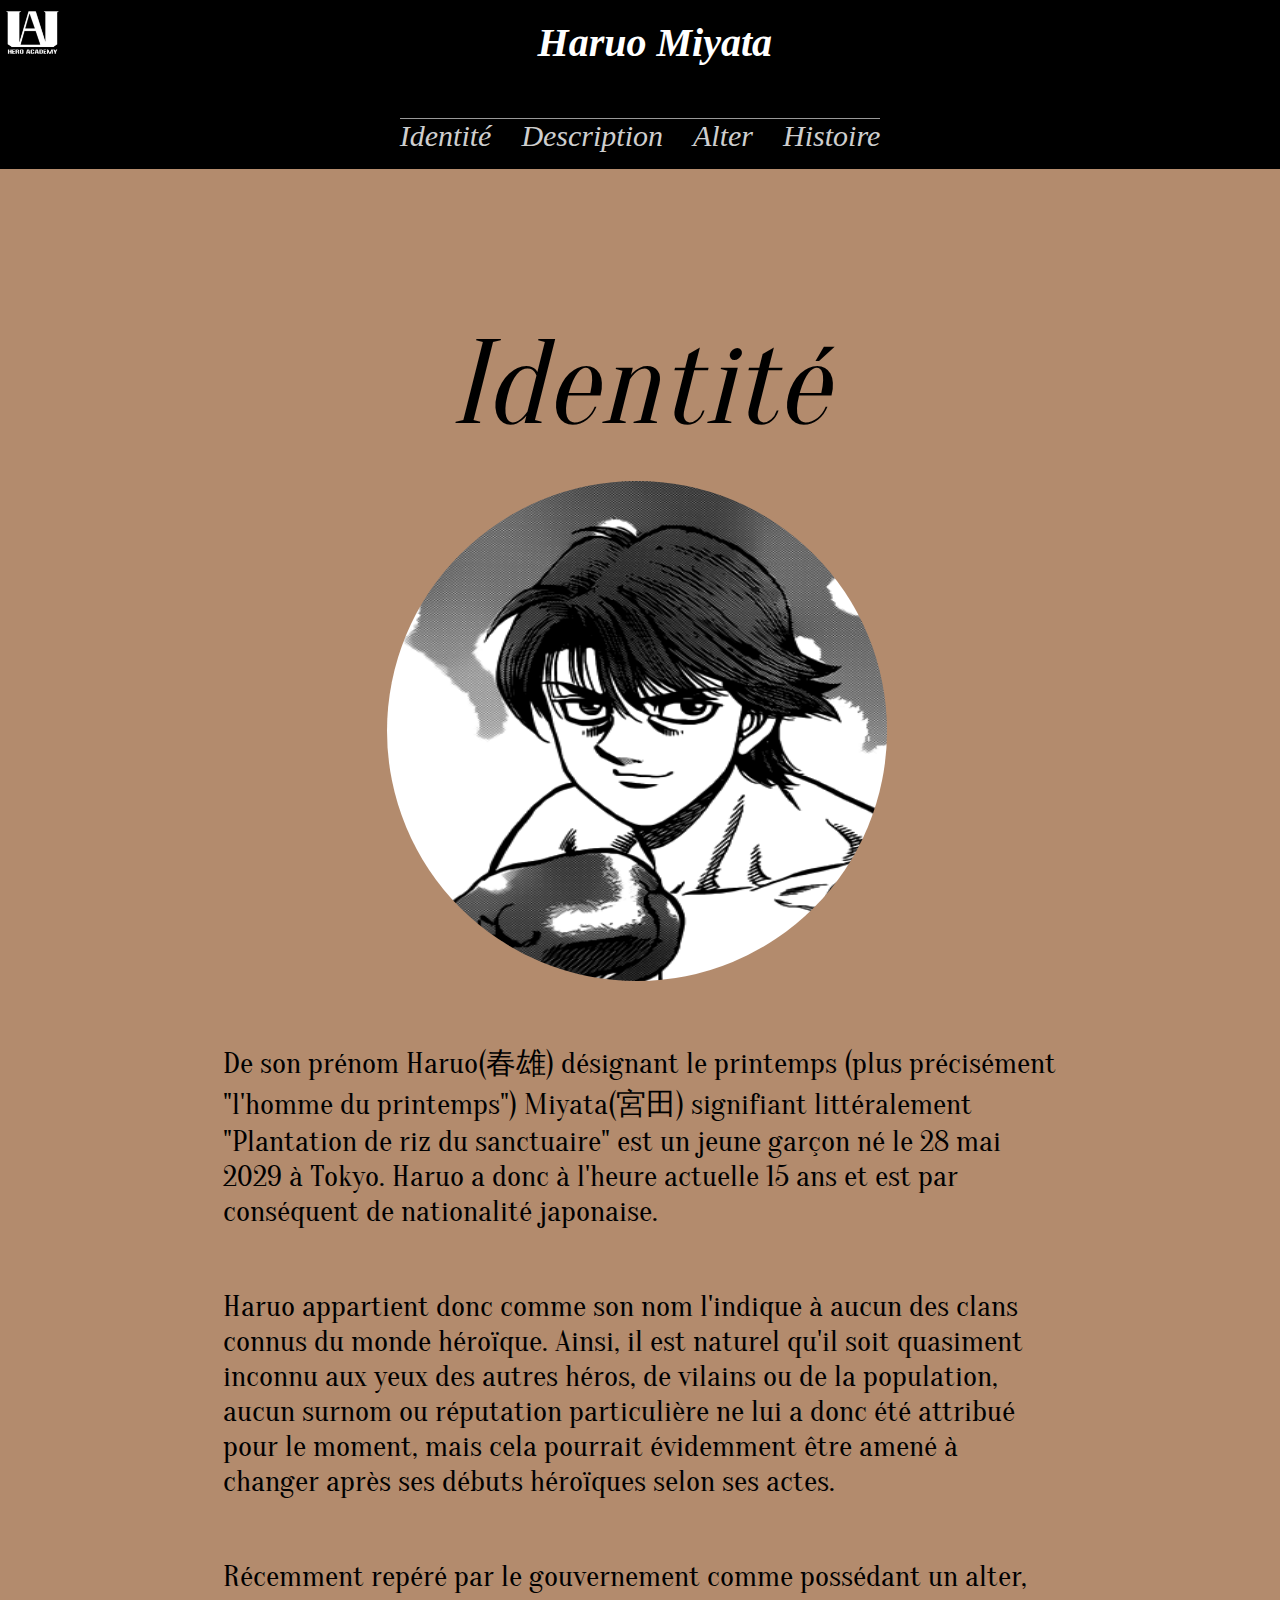
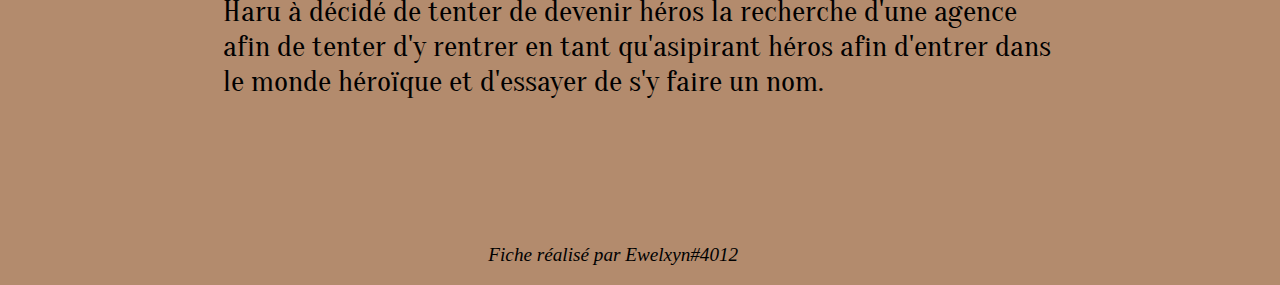
<file: index.html>
<!DOCTYPE html>
<html lang="fr">
    <head>
        <meta charset="utf-8">
        <title>Haruo Miyata</title>
        <link href="style.css" rel="stylesheet">
    </head>

    <body>
            <header>
                <img src="MHA.jpg" alt="logoMHA" class="logoMHA">
                <h1>Haruo Miyata</h1>
            </header>
            <nav>
                <a href = "index.html">Identité&emsp;</a>
                <a href = "Description.html">Description&emsp;</a>
                <a href = "Alter.html">Alter&emsp;</a>
                <a href = "Histoire.html">Histoire</a>
            </nav>
            <h1 class = "titrePrincipal">Identité</h1>
            <img src = "Photo.png" class = "image">
            <div class = "Identité">
                <p>De son prénom Haruo(春雄) désignant le printemps (plus précisément "l'homme du printemps") Miyata(宮田) signifiant littéralement "Plantation de riz du sanctuaire" est 
                    un jeune garçon né le 28 mai 2029 à Tokyo. Haruo a donc à l'heure actuelle 15 ans et est par conséquent de nationalité japonaise.
                </p>
                <p>Haruo appartient donc comme son nom l'indique à aucun des clans connus du monde héroïque. Ainsi, il est naturel qu'il soit quasiment inconnu aux yeux des 
                    autres héros, de vilains ou de la population, aucun surnom ou réputation particulière ne lui a donc été attribué pour le moment, mais cela pourrait évidemment
                    être amené à changer après ses débuts héroïques selon ses actes.
                </p>
                <p>Récemment repéré par le gouvernement comme possédant un alter, Haru à décidé de tenter de devenir héros la recherche d'une agence afin de tenter d'y rentrer en tant 
                 qu'asipirant héros afin d'entrer dans le monde héroïque et d'essayer de s'y faire un nom.
                </p>
            </div>
            <p class = "fin">Fiche réalisé par Ewelxyn#4012</p>
    </body>
</html>
</file>
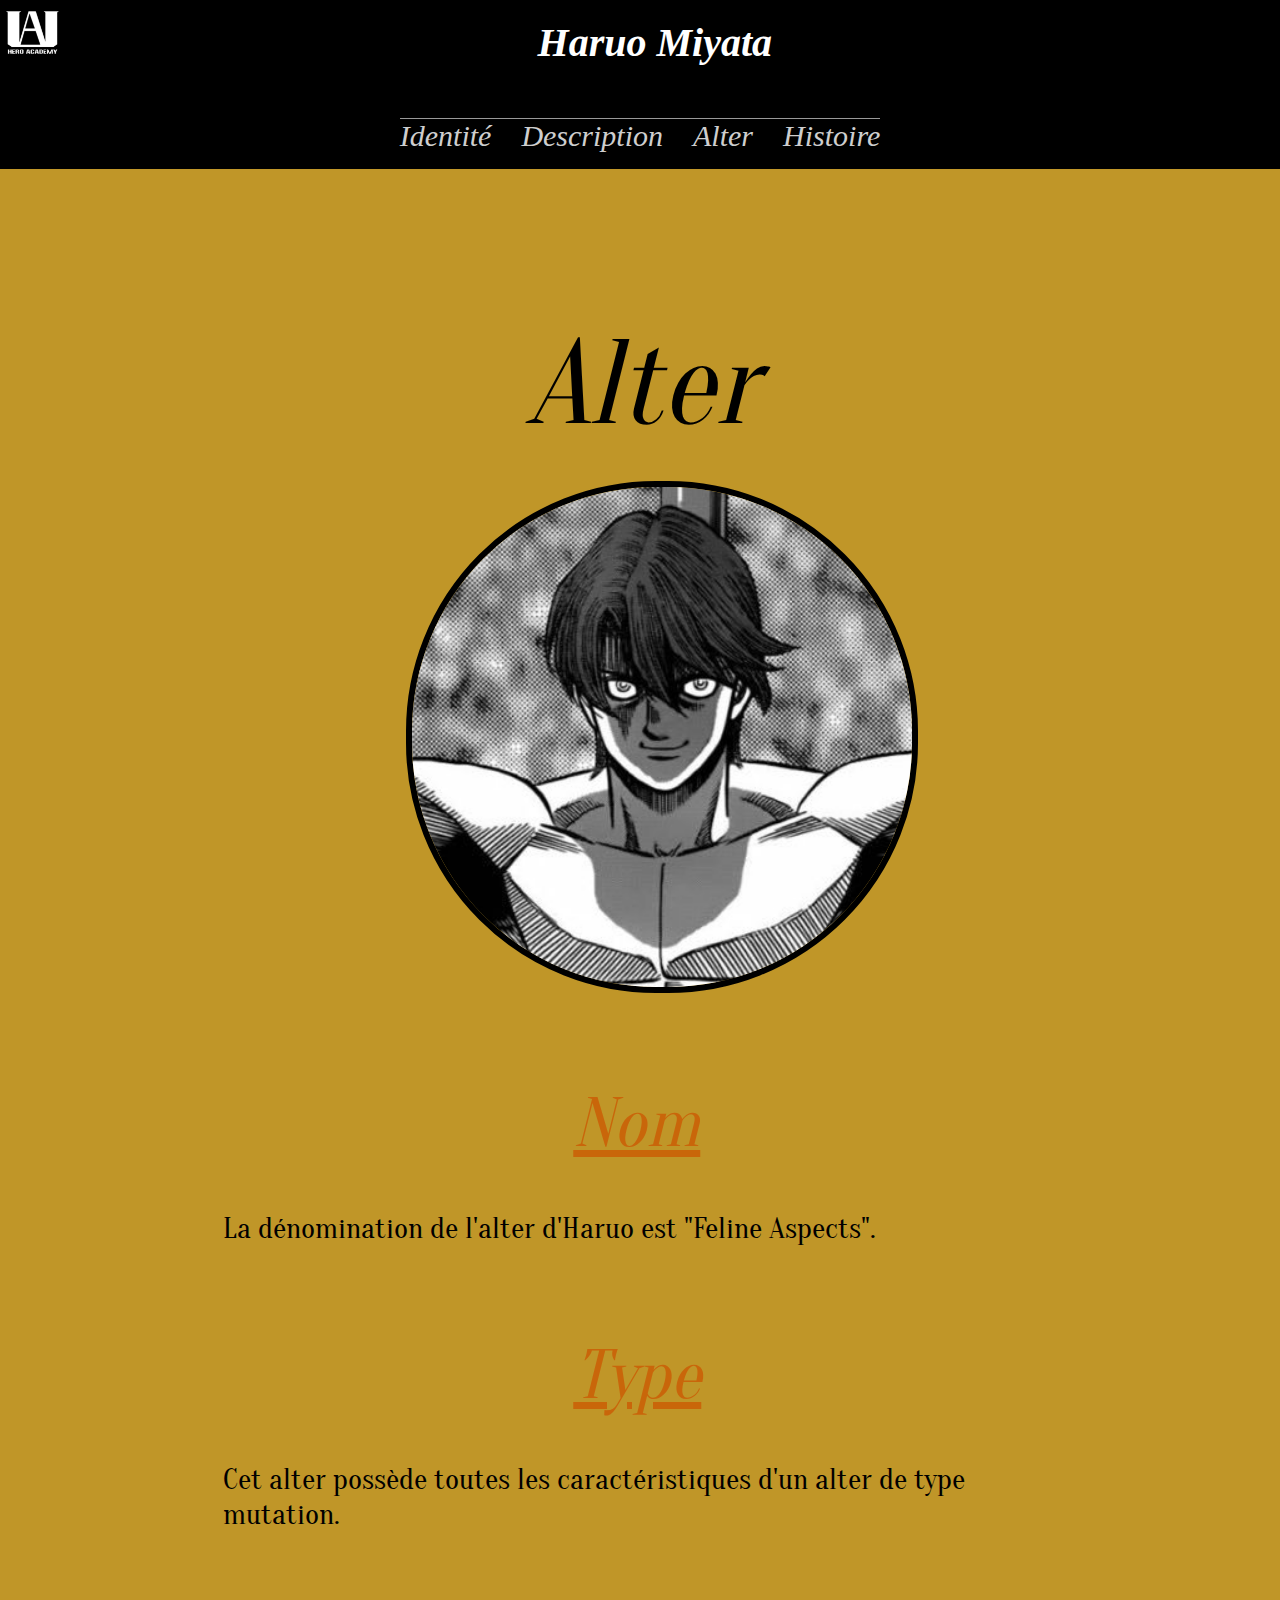
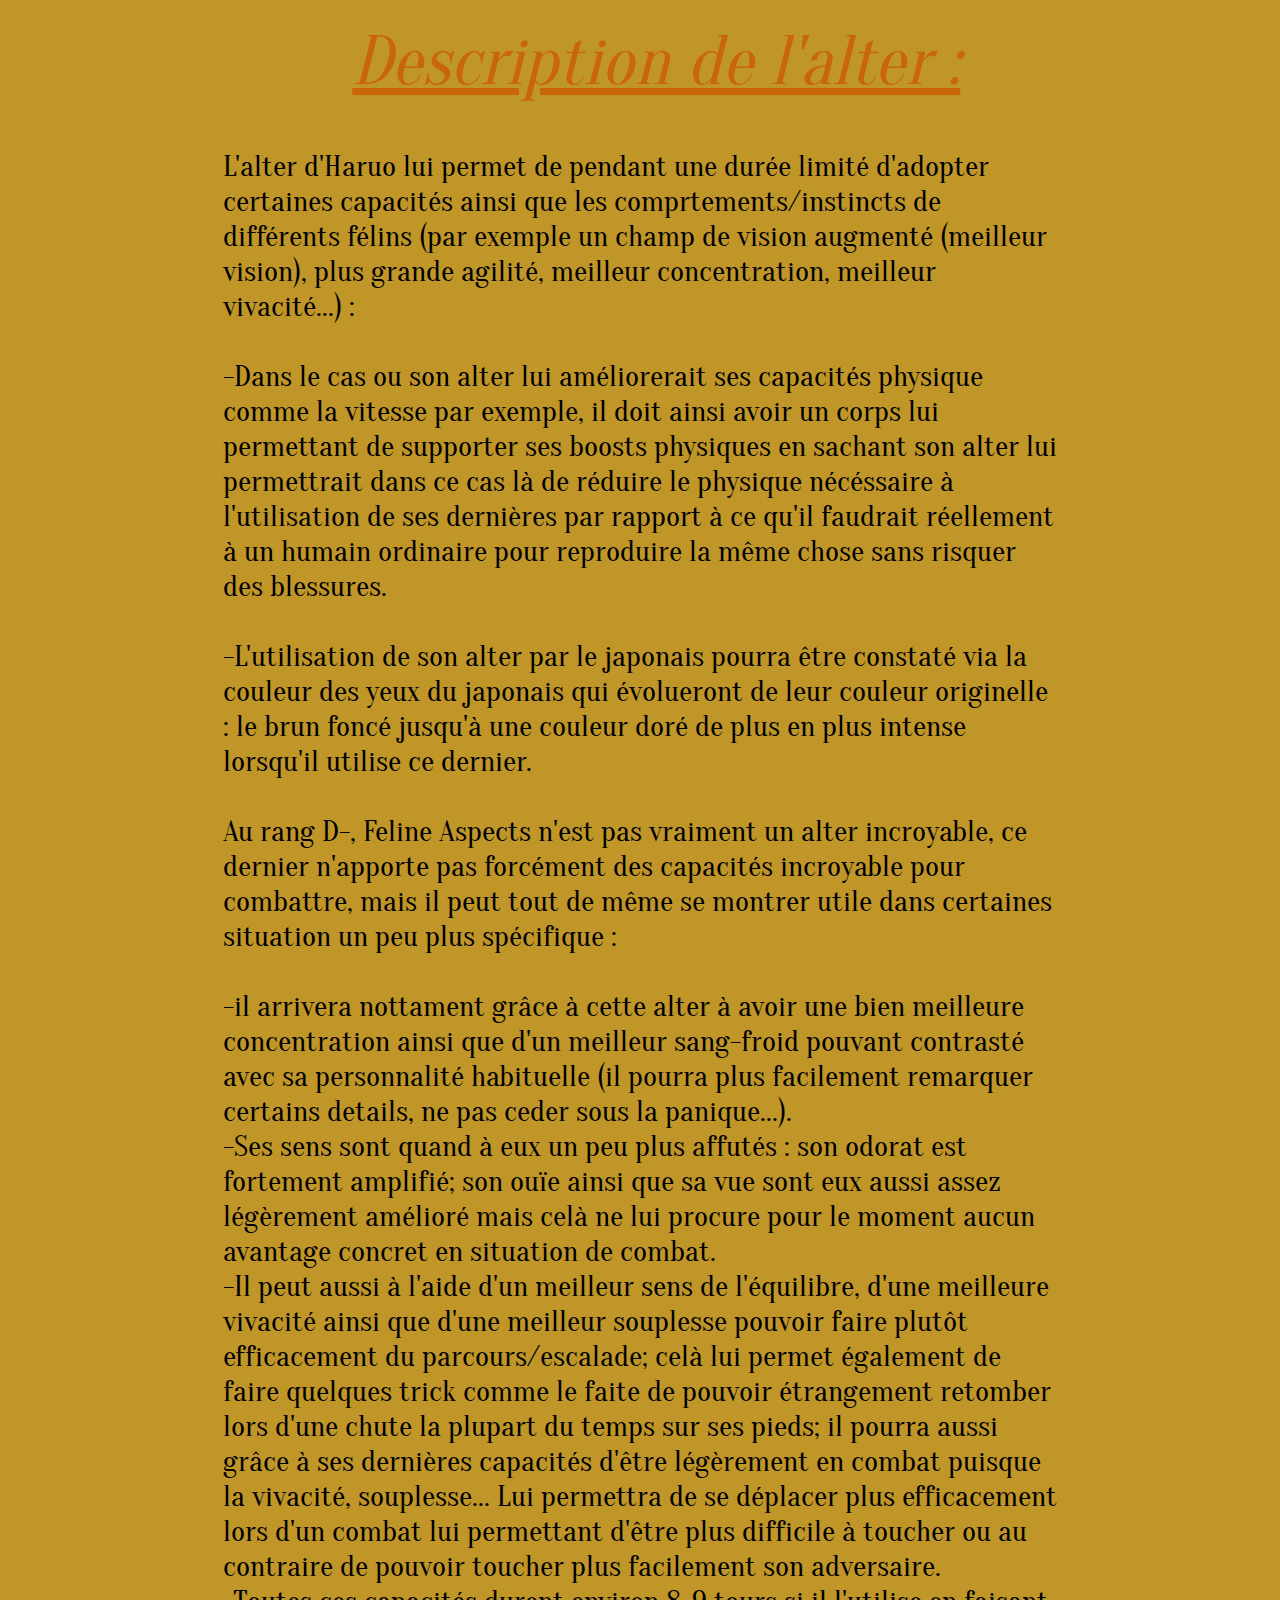
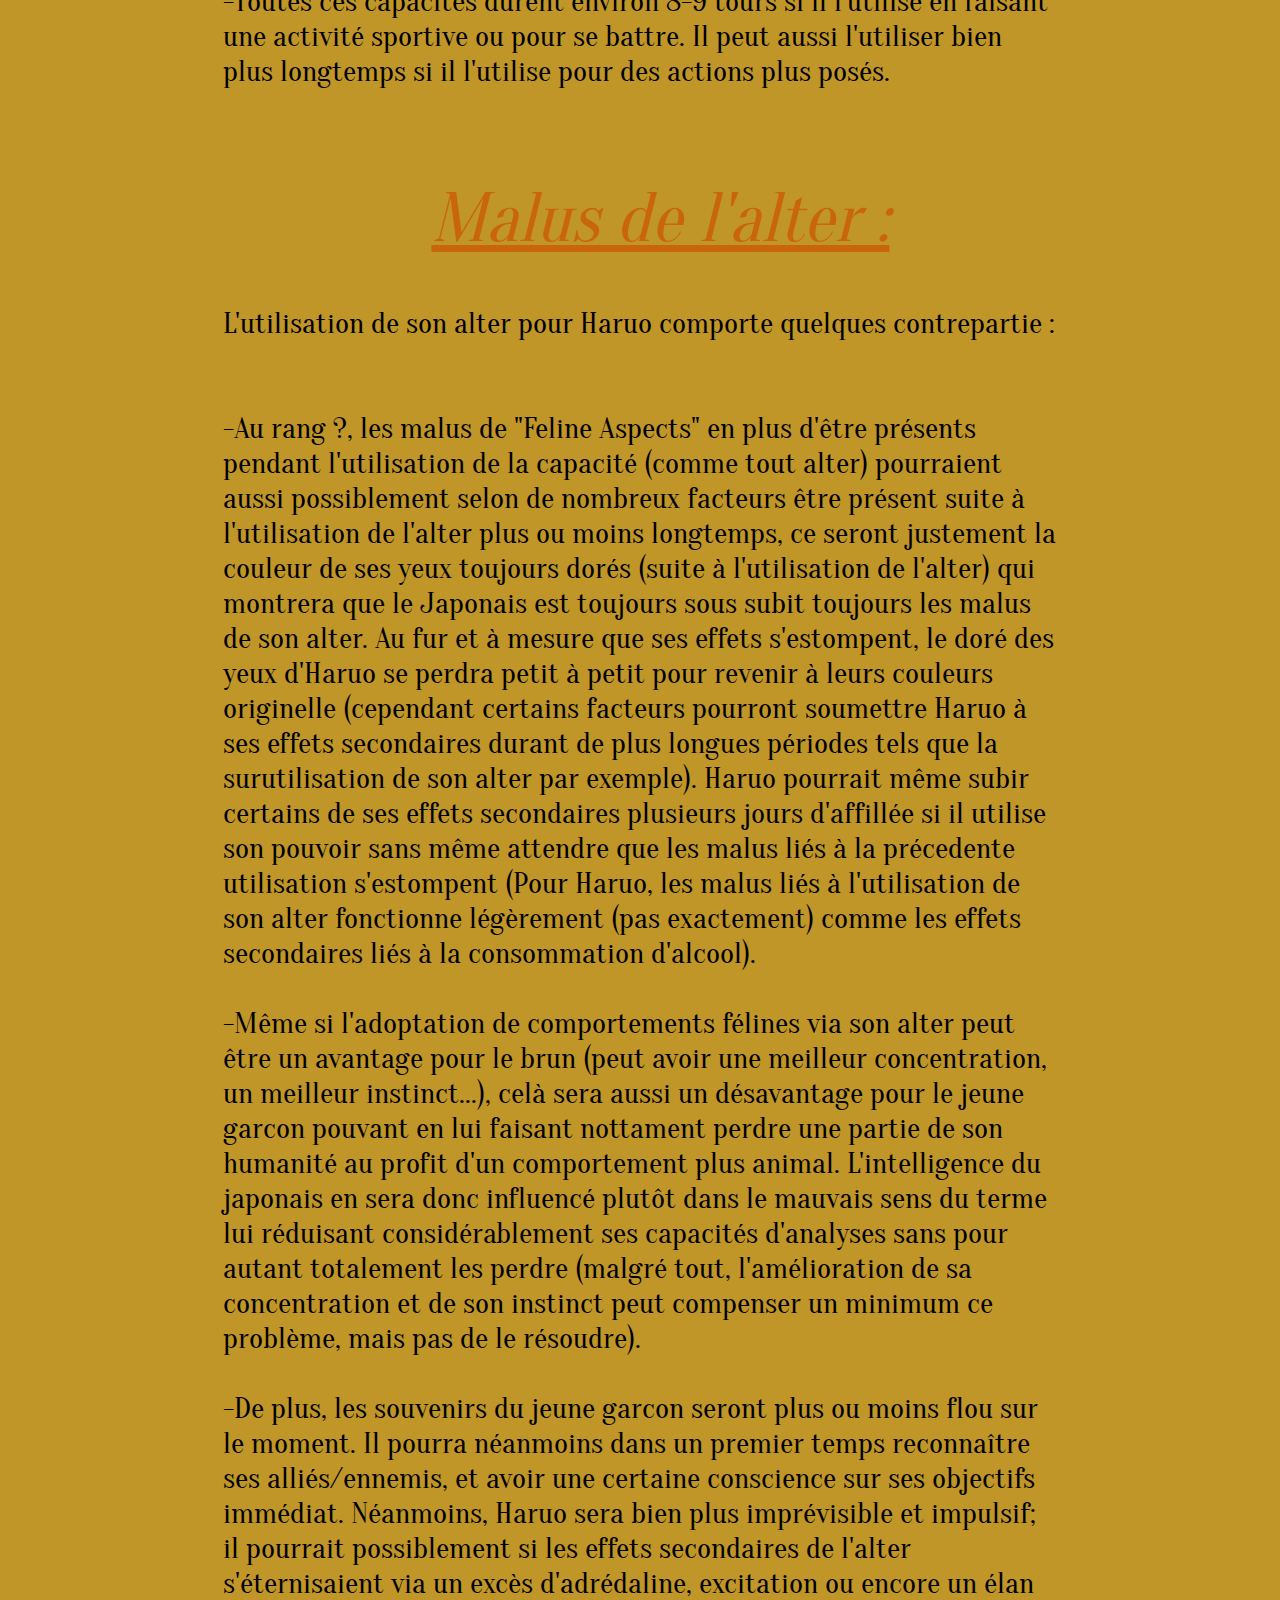
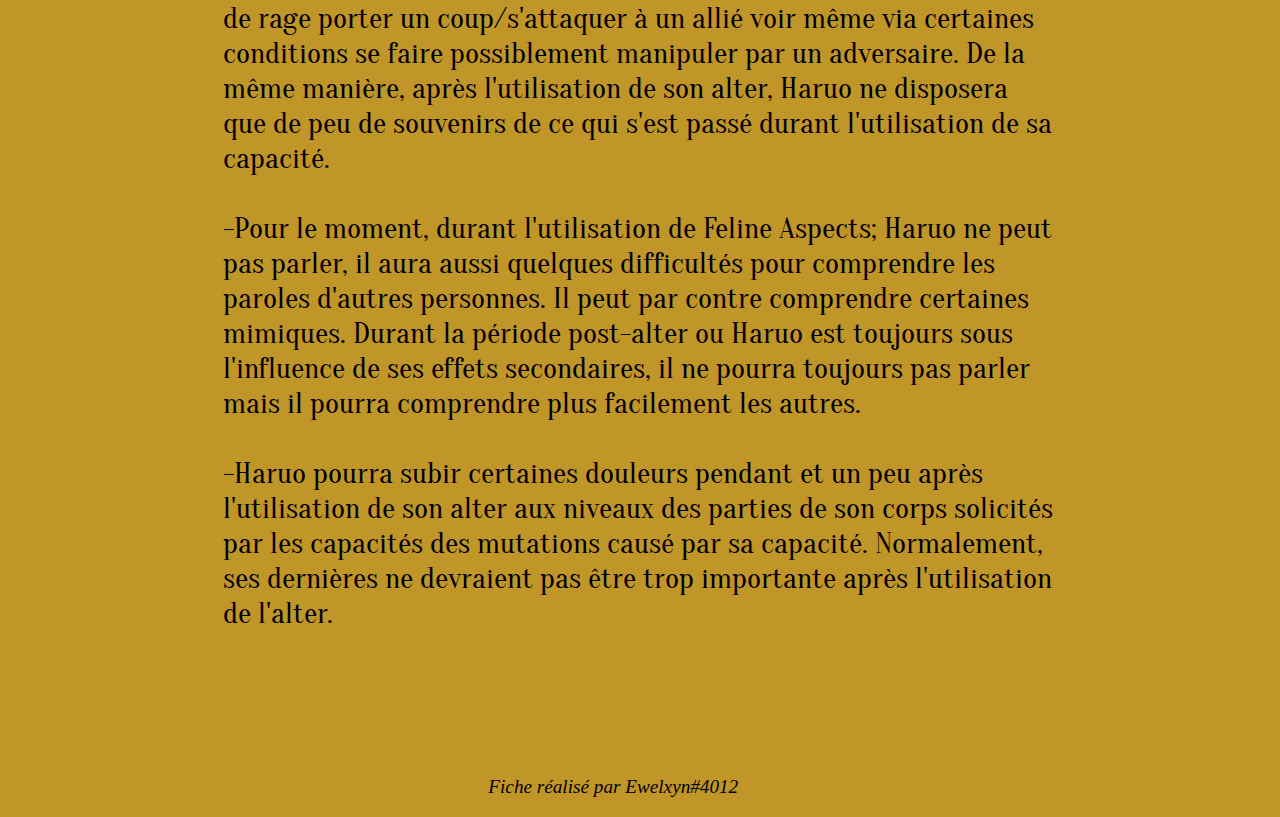
<file: Alter.html>
<!DOCTYPE html>
<html lang="fr">
    <head>
        <meta charset="utf-8">
        <title>Haruo Miyata</title>
        <link href="Alter.css" rel="stylesheet">
    </head>

    <body>
            <header>
                <img src="MHA.jpg" alt="logoMHA" class="logoMHA">
                <h1>Haruo Miyata</h1>
            </header>
            <nav>
                <a href = "index.html">Identité&emsp;</a>
                <a href = "Description.html">Description&emsp;</a>
                <a href = "Alter.html">Alter&emsp;</a>
                <a href = "Histoire.html">Histoire</a>
            </nav>
            <h1 class = "titrePrincipal">Alter</h1>
            <img src = "Alter.jpg" class = "image">
            <div class = "Alter">
                <h2>Nom</h2>          
                <p>La dénomination de l'alter d'Haruo est "Feline Aspects".
                </p>
                <h2>Type</h2>
                <p>Cet alter possède toutes les caractéristiques d'un alter de type mutation.
                </p>
                <h2 class = "description">Description de l'alter :</h2>
                <p>L'alter d'Haruo lui permet de pendant une durée limité d'adopter certaines capacités ainsi que les comprtements/instincts de différents félins (par exemple 
                    un champ de vision augmenté (meilleur vision), plus grande agilité, meilleur concentration, meilleur vivacité...) :<br><br>
                    
                    -Dans le cas ou son alter lui améliorerait ses capacités physique comme la vitesse par exemple, il doit ainsi avoir un corps lui permettant de supporter 
                    ses boosts physiques en sachant son alter lui permettrait dans ce cas là de réduire le physique nécéssaire à l'utilisation de ses dernières par rapport 
                    à ce qu'il faudrait réellement à un humain ordinaire pour reproduire la même chose sans risquer des blessures.<br><br>

                    -L'utilisation de son alter par le japonais pourra être constaté via la couleur des yeux du japonais qui évolueront de leur couleur originelle : le brun 
                    foncé jusqu'à une couleur doré de plus en plus intense lorsqu'il utilise ce dernier.<br><br>

                    Au rang D-, Feline Aspects n'est pas vraiment un alter incroyable, ce dernier n'apporte pas forcément des capacités incroyable pour combattre, mais il peut tout de même 
                    se montrer utile dans certaines situation un peu plus spécifique :<br><br>
                    -il arrivera nottament grâce à cette alter à avoir une bien meilleure concentration ainsi que d'un meilleur sang-froid pouvant contrasté avec sa personnalité habituelle 
                    (il pourra plus facilement remarquer certains details, ne pas ceder sous la panique...).<br> 
                    -Ses sens sont quand à eux un peu plus affutés : son odorat est fortement amplifié; son ouïe ainsi que sa vue sont eux aussi assez légèrement 
                    amélioré mais celà ne lui procure pour le moment aucun avantage concret en situation de combat.<br>
                    -Il peut aussi à l'aide d'un meilleur sens de l'équilibre, d'une meilleure vivacité ainsi que d'une meilleur souplesse pouvoir faire plutôt efficacement du parcours/escalade; 
                    celà lui permet également de faire quelques trick comme le faite de pouvoir étrangement retomber lors d'une chute la plupart du temps sur ses pieds; il pourra aussi grâce à 
                    ses dernières capacités d'être légèrement en combat puisque la vivacité, souplesse... Lui permettra de se déplacer plus efficacement lors d'un combat lui permettant d'être
                    plus difficile à toucher ou au contraire de pouvoir toucher plus facilement son adversaire.<br>
                    -Toutes ces capacités durent environ 8-9 tours si il l'utilise en faisant une activité sportive ou pour se battre. Il peut aussi l'utiliser bien plus longtemps si il l'utilise 
                    pour des actions plus posés.
                </p>
                <h2 class = "malus">Malus de l'alter :</h2>
                <p>L'utilisation de son alter pour Haruo comporte quelques contrepartie :<br><br><br>

                    -Au rang ?, les malus de "Feline Aspects" en plus d'être présents pendant l'utilisation de la capacité (comme tout alter) pourraient aussi possiblement selon de nombreux facteurs être présent
                    suite à l'utilisation de l'alter plus ou moins longtemps, ce seront justement la couleur de ses yeux toujours dorés (suite à l'utilisation de l'alter) qui
                    montrera que le Japonais est toujours sous subit toujours les malus de son alter. Au fur et à mesure que ses effets s'estompent, le doré des yeux d'Haruo se perdra
                    petit à petit pour revenir à leurs couleurs originelle (cependant certains facteurs pourront soumettre Haruo à ses effets secondaires durant de plus longues périodes 
                    tels que la surutilisation de son alter par exemple). Haruo pourrait même subir certains de ses effets secondaires plusieurs jours d'affillée si il utilise 
                    son pouvoir sans même attendre que les malus liés à la précedente utilisation s'estompent (Pour Haruo, les malus liés à l'utilisation de son alter fonctionne légèrement (pas exactement) 
                    comme les effets secondaires liés à la consommation d'alcool).<br><br>
                    -Même si l'adoptation de comportements félines via son alter peut être un avantage pour le brun (peut avoir une meilleur concentration, un meilleur instinct...),
                    celà sera aussi un désavantage pour le jeune garcon pouvant en lui faisant nottament perdre une partie de son humanité au profit d'un 
                    comportement plus animal. L'intelligence du japonais en sera donc influencé plutôt dans le mauvais sens du terme lui réduisant considérablement ses capacités d'analyses
                    sans pour autant totalement les perdre (malgré tout, l'amélioration de sa concentration et de son instinct peut compenser un minimum ce problème, mais pas de le résoudre).<br><br>
                    -De plus, les souvenirs du jeune garcon seront plus ou moins flou sur le moment. Il pourra néanmoins dans un premier temps reconnaître ses alliés/ennemis, et avoir une certaine
                    conscience sur ses objectifs immédiat. Néanmoins, Haruo sera bien plus imprévisible et impulsif; il pourrait possiblement si les effets secondaires de l'alter s'éternisaient 
                    via un excès d'adrédaline, excitation ou encore un élan de rage porter un coup/s'attaquer à un allié voir même via certaines conditions se faire possiblement manipuler par 
                    un adversaire. De la même manière, après l'utilisation de son alter, Haruo ne disposera que de peu de souvenirs de ce qui s'est passé durant l'utilisation de sa capacité.<br><br>
                    -Pour le moment, durant l'utilisation de Feline Aspects; Haruo ne peut pas parler, il aura aussi quelques difficultés pour comprendre les paroles d'autres personnes. Il peut par 
                    contre comprendre certaines mimiques. Durant la période post-alter ou Haruo est toujours sous l'influence de ses effets secondaires, il ne pourra toujours pas parler mais il pourra comprendre
                    plus facilement les autres.<br><br>
                    -Haruo pourra subir certaines douleurs pendant et un peu après l'utilisation de son alter aux niveaux des parties de son corps solicités par les capacités des mutations causé 
                    par sa capacité. Normalement, ses dernières ne devraient pas être trop importante après l'utilisation de l'alter.
                </p>
            </div>
            <p class = "fin">Fiche réalisé par Ewelxyn#4012</p>
    </body>
</html>
</file>
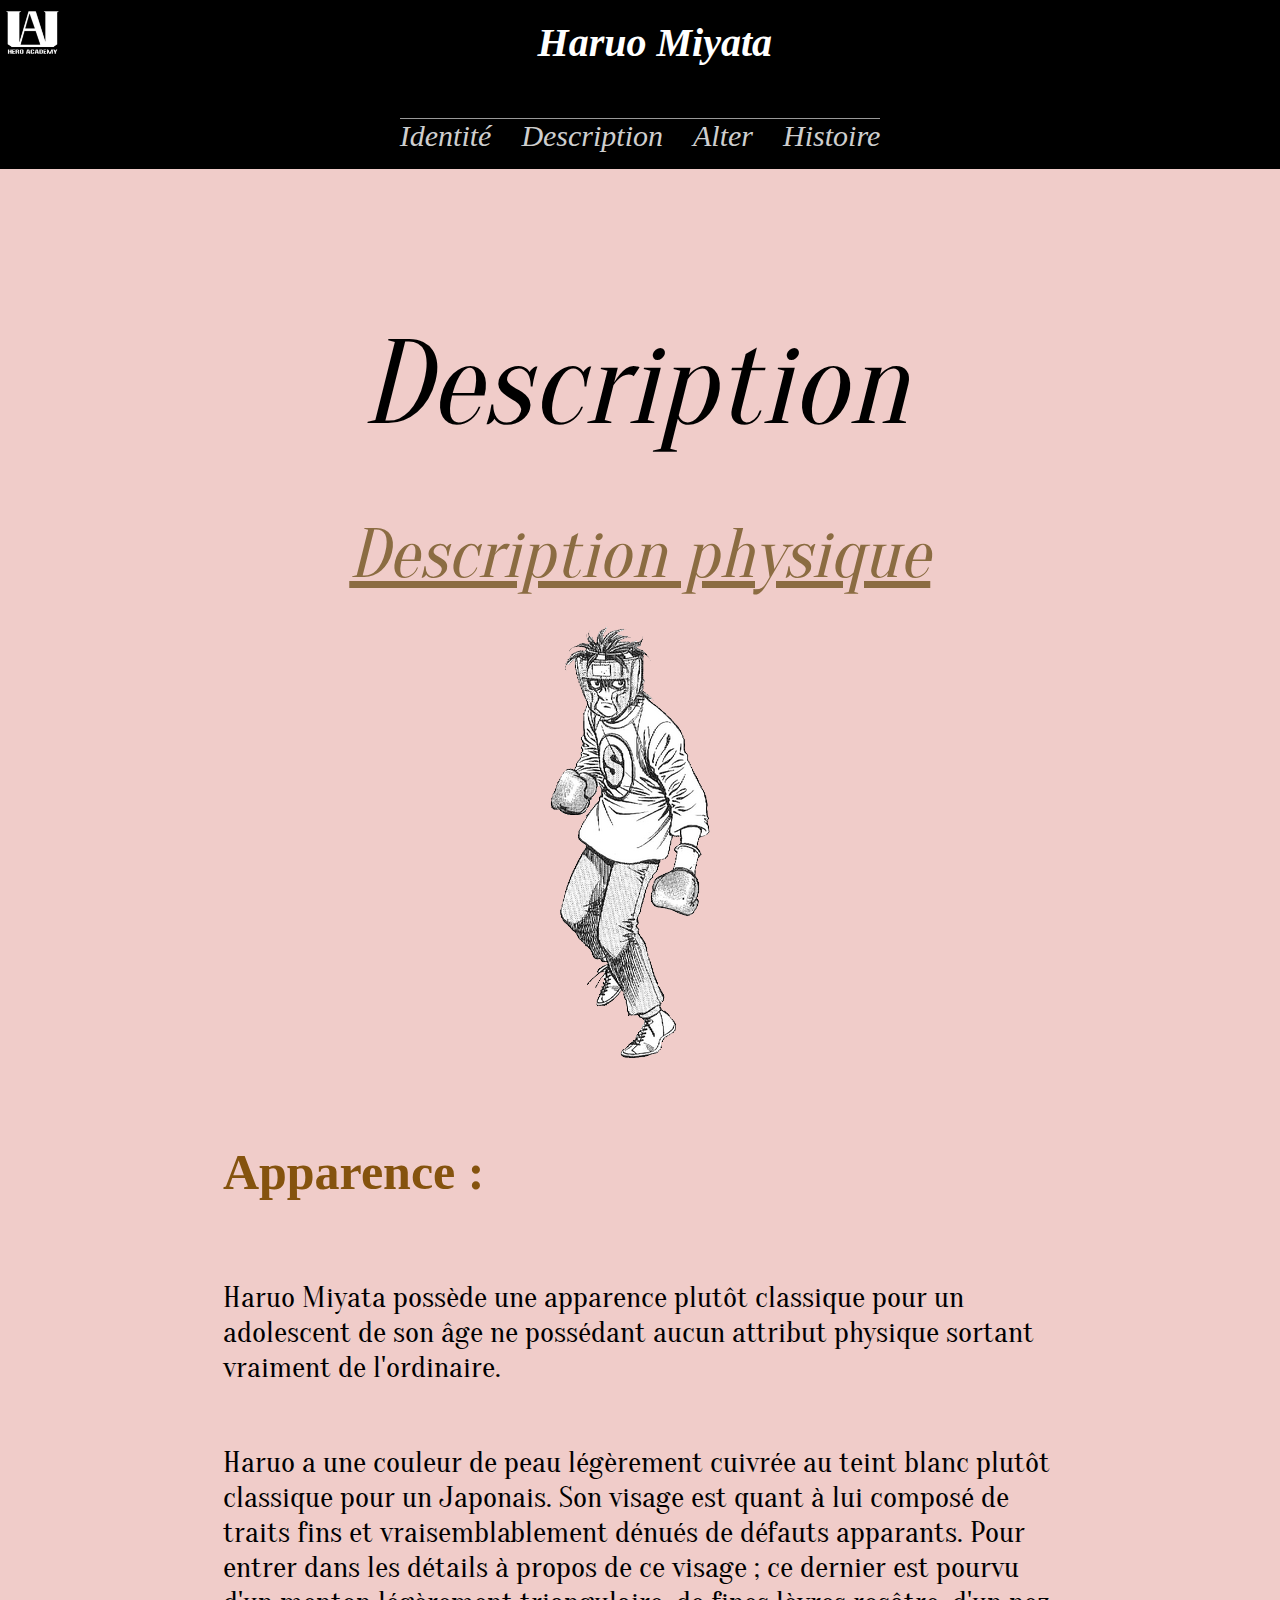
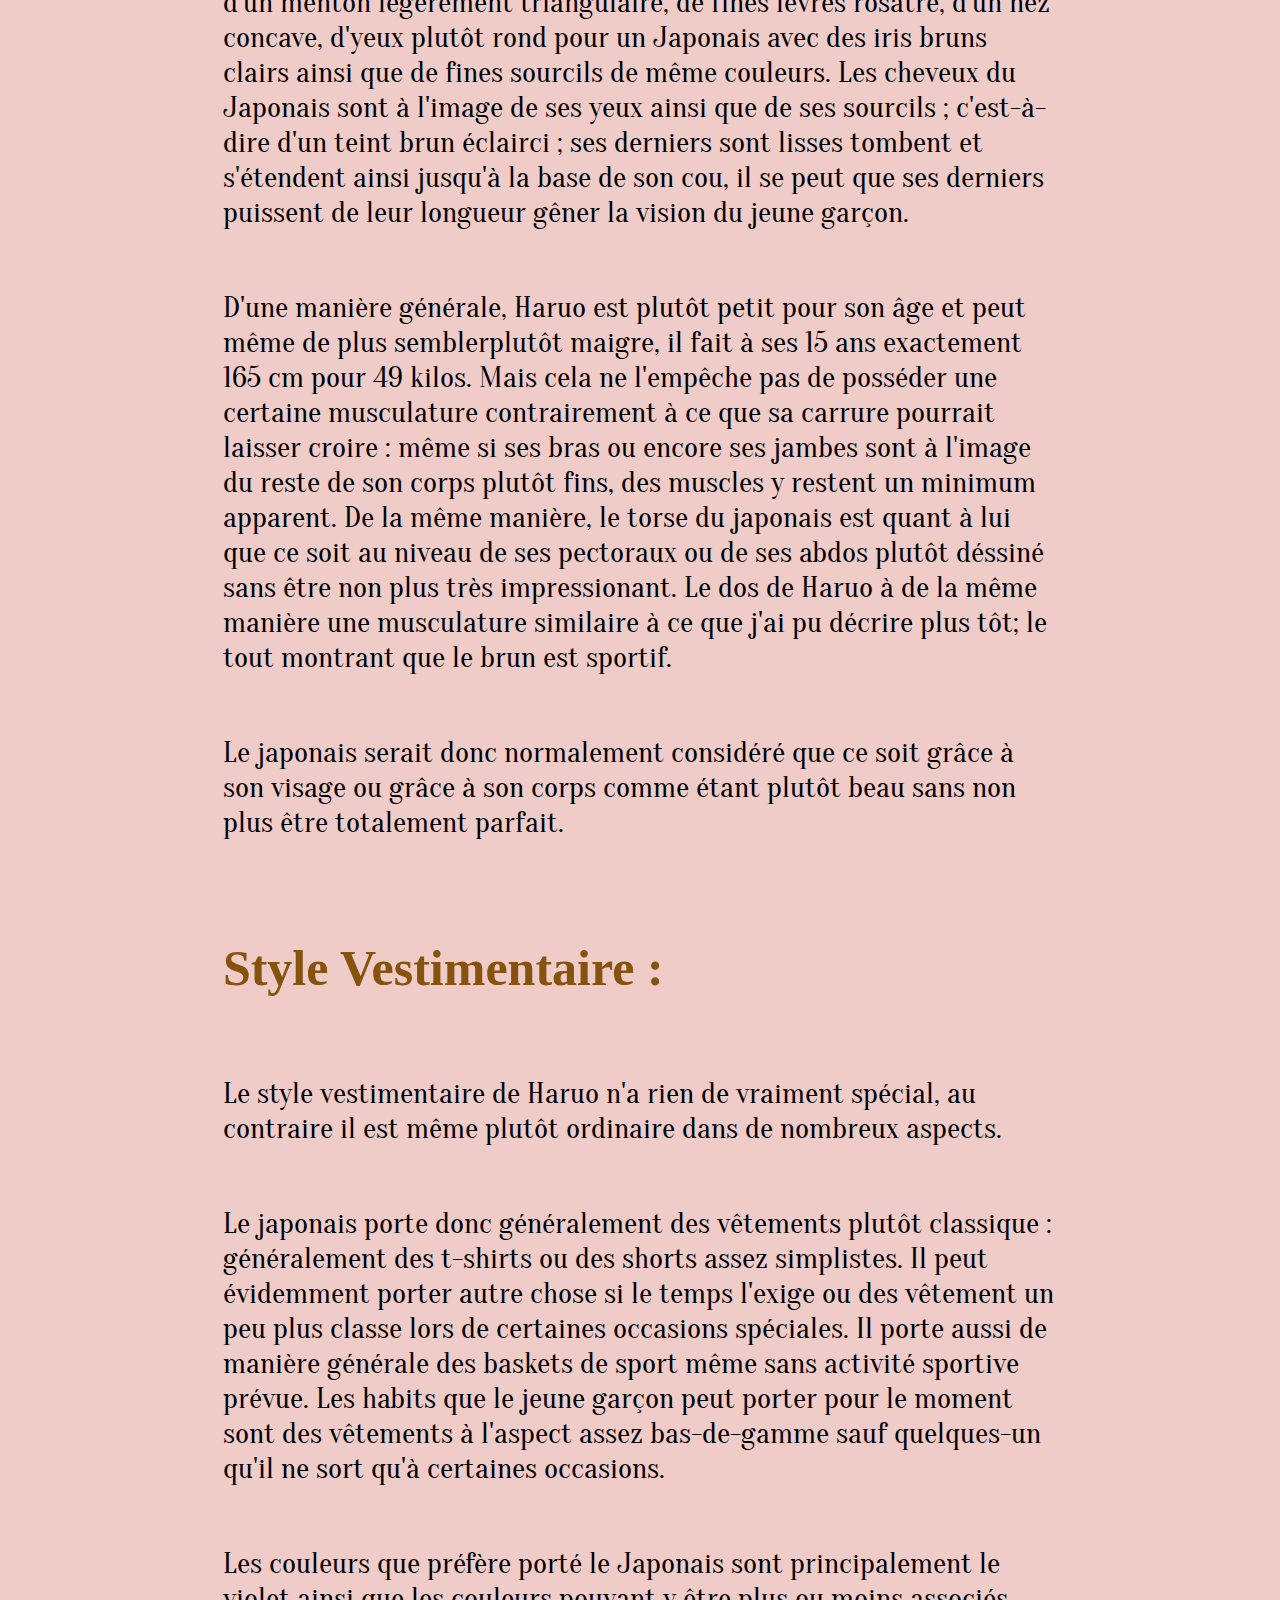
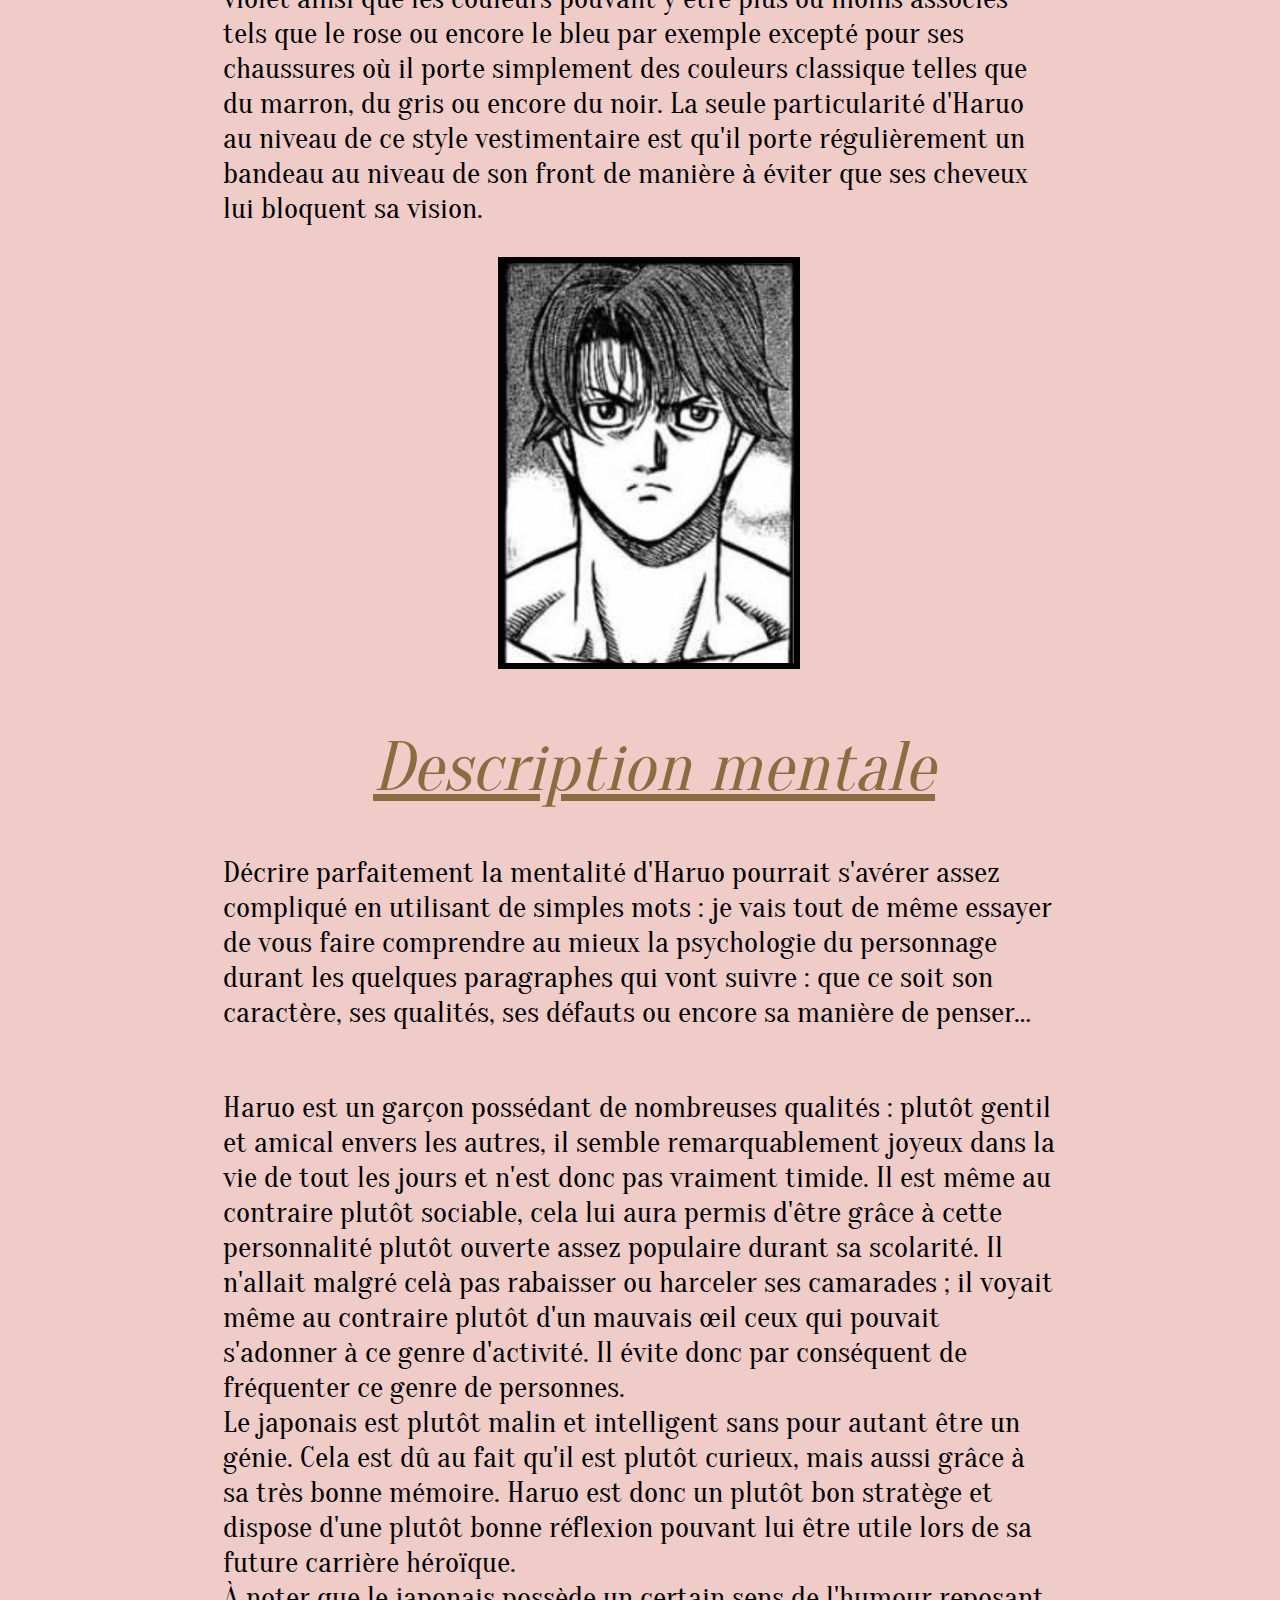
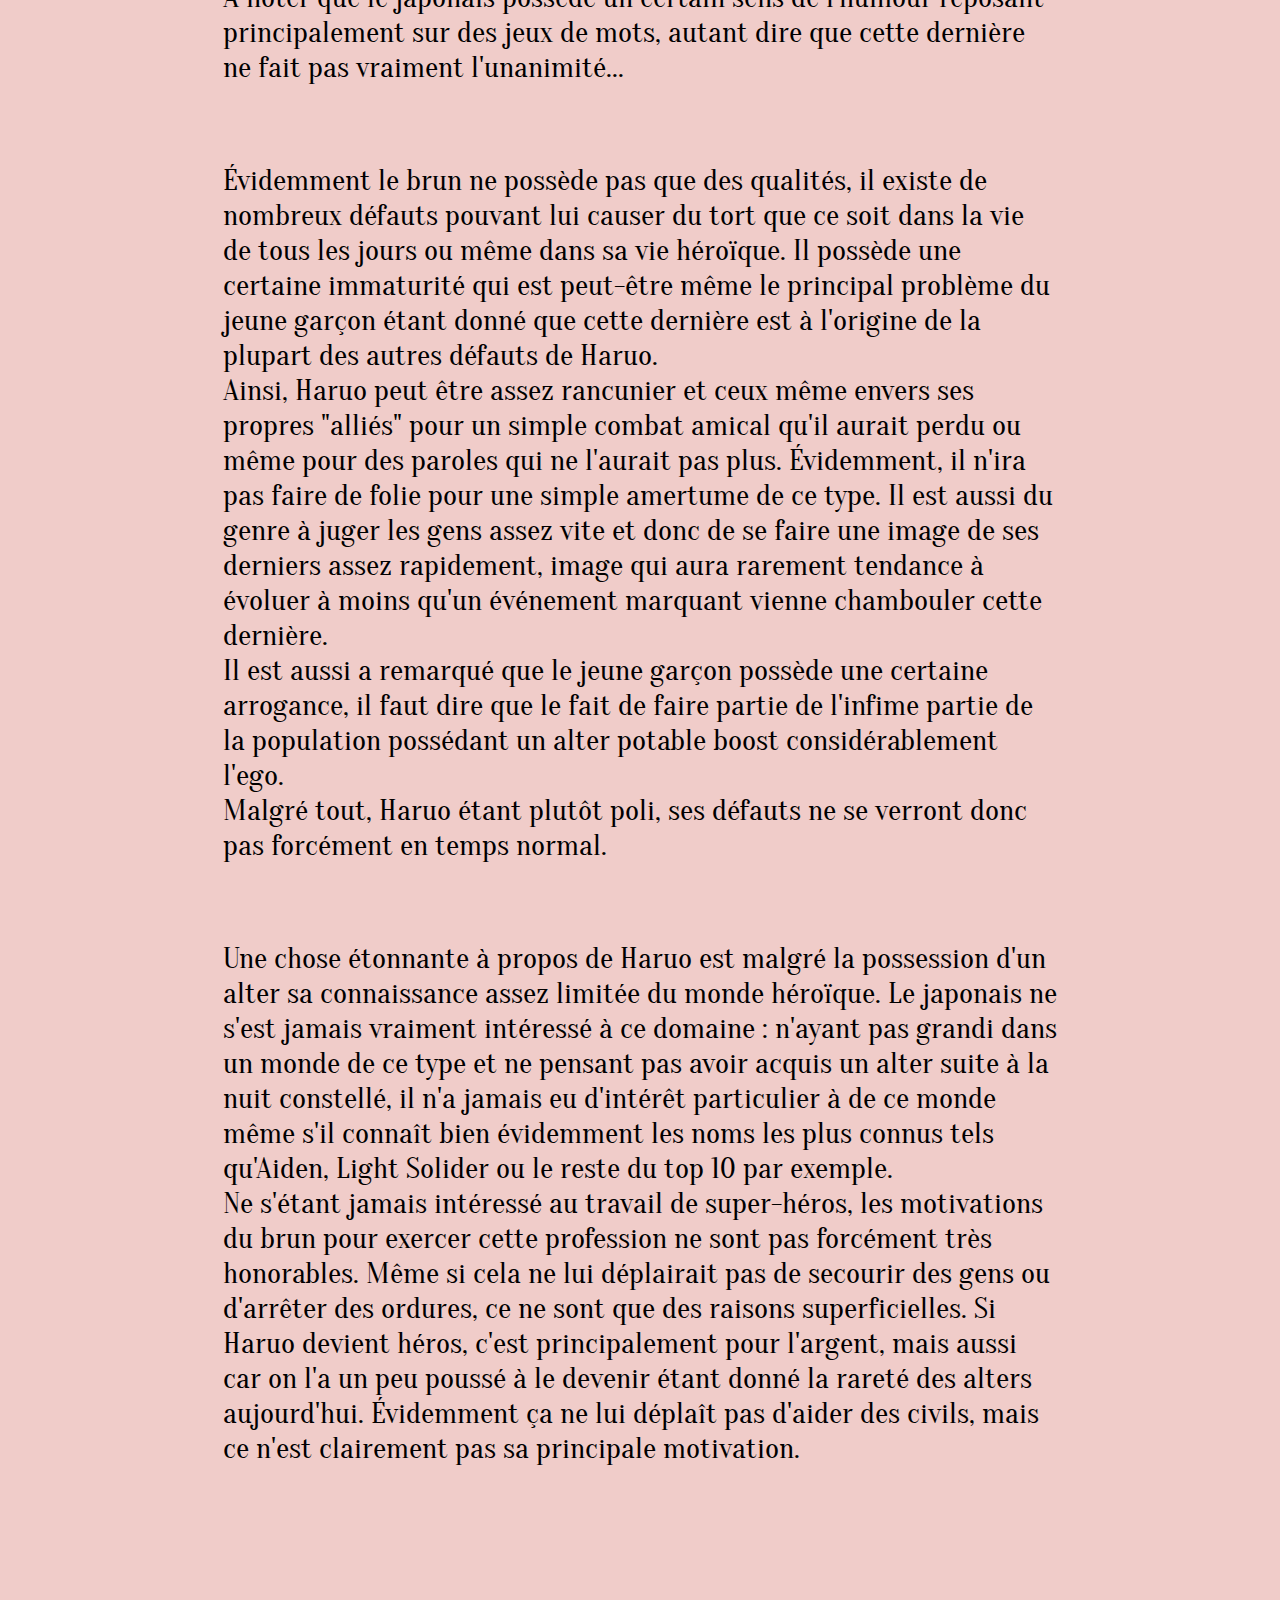
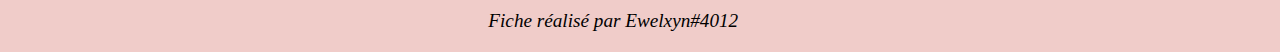
<file: Description.html>
<!DOCTYPE html>
<html lang="fr">
    <head>
        <meta charset="utf-8">
        <title>Haruo Miyata</title>
        <link href="Description.css" rel="stylesheet">
    </head>

    <body>
            <header>
                <img src="MHA.jpg" alt="logoMHA" class="logoMHA">
                <h1>Haruo Miyata</h1>
            </header>
            <nav>
                <a href = "index.html">Identité&emsp;</a>
                <a href = "Description.html">Description&emsp;</a>
                <a href = "Alter.html">Alter&emsp;</a>
                <a href = "Histoire.html">Histoire</a>
            </nav>
            <h1 class = "titrePrincipal">Description</h1>
            <h2>Description physique</h2>
            <img src = "DescriptionP.png" class = "image">
            <div class = "Description">
                <h3>Apparence :</h3>
                <p>Haruo Miyata possède une apparence plutôt classique pour un adolescent de son âge ne possédant aucun attribut physique sortant vraiment de l'ordinaire.</p>
                <p>Haruo a une couleur de peau légèrement cuivrée au teint blanc plutôt classique pour un Japonais. Son visage est quant à lui composé de traits fins et vraisemblablement
                    dénués de défauts apparants. Pour entrer dans les détails à propos de ce visage ; ce dernier est pourvu d'un menton légèrement triangulaire, de fines lèvres rosâtre, d'un nez 
                    concave, d'yeux plutôt rond pour un Japonais avec des iris bruns clairs ainsi que de fines sourcils de même couleurs. Les cheveux du Japonais sont à 
                    l'image de ses yeux ainsi que de ses sourcils ; c'est-à-dire d'un teint brun éclairci ; ses derniers sont lisses tombent et s'étendent ainsi jusqu'à la base de son cou, 
                    il se peut que ses derniers puissent de leur longueur gêner la vision du jeune garçon.
                </p>
                <p>D'une manière générale, Haruo est plutôt petit pour son âge et peut même de plus semblerplutôt maigre, il fait à ses 15 ans exactement 165 cm pour 49 kilos. Mais 
                    cela ne l'empêche pas de posséder une certaine musculature contrairement à ce que sa carrure pourrait laisser croire : même si ses bras ou encore ses jambes sont à l'image 
                    du reste de son corps plutôt fins, des muscles y restent un minimum apparent. De la même manière, le torse du japonais est quant à lui que ce soit au niveau de ses pectoraux 
                    ou de ses abdos plutôt déssiné sans être non plus très impressionant. Le dos de Haruo à de la même manière une musculature similaire à ce que j'ai pu décrire plus tôt; 
                    le tout montrant que le brun est sportif.
                </p>
                <p>Le japonais serait donc normalement considéré que ce soit grâce à son visage ou grâce à son corps comme étant plutôt beau sans non plus être totalement parfait.</p>
                <br>
                <h3>Style Vestimentaire :</h3>
                <p>Le style vestimentaire de Haruo n'a rien de vraiment spécial, au contraire il est même plutôt ordinaire dans de nombreux aspects.</p>
                <p>Le japonais porte donc généralement des vêtements plutôt classique : généralement des t-shirts ou des shorts assez simplistes. Il peut évidemment porter autre chose
                    si le temps l'exige ou des vêtement un peu plus classe lors de certaines occasions spéciales. Il porte aussi de manière générale des baskets de sport même sans 
                    activité sportive prévue. Les habits que le jeune garçon peut porter pour le moment sont des vêtements à l'aspect assez bas-de-gamme sauf quelques-un qu'il ne sort
                    qu'à certaines occasions.
                </p>
                <p>Les couleurs que préfère porté le Japonais sont principalement le violet ainsi que les couleurs pouvant y être plus ou moins associés tels que le rose ou encore 
                    le bleu par exemple excepté pour ses chaussures où il porte simplement des couleurs classique telles que du marron, du gris ou encore du noir. La seule particularité 
                    d'Haruo au niveau de ce style vestimentaire est qu'il porte régulièrement un bandeau au niveau de son front de manière à éviter que ses cheveux lui bloquent sa 
                    vision.
                </p>
            <img src ="Haruo.jpg" class="imageM">
            <h2 class="test">Description mentale</h2>
                <p>Décrire parfaitement la mentalité d'Haruo pourrait s'avérer assez compliqué en utilisant de simples mots : je vais tout de même essayer de vous faire comprendre au mieux
                    la psychologie du personnage durant les quelques paragraphes qui vont suivre : que ce soit son caractère, ses qualités, ses défauts ou encore sa manière de penser…
                </p>
                <p>Haruo est un garçon possédant de nombreuses qualités : plutôt gentil et amical envers les autres, il semble remarquablement joyeux dans la vie de tout les jours et n'est donc pas vraiment timide. 
                    Il est même au contraire plutôt sociable, cela lui aura permis d'être grâce à cette personnalité plutôt ouverte assez populaire durant sa scolarité. Il n'allait malgré celà pas 
                    rabaisser ou harceler ses camarades ; il voyait même au contraire plutôt d'un mauvais œil ceux qui pouvait s'adonner à ce genre d'activité. Il évite donc par conséquent de fréquenter ce 
                    genre de personnes.<br>Le japonais est plutôt malin et intelligent sans pour autant être un génie. Cela est dû au fait qu'il est plutôt curieux, mais aussi grâce à sa très bonne mémoire.
                    Haruo est donc un plutôt bon stratège et dispose d'une plutôt bonne réflexion pouvant lui être utile lors de sa future carrière héroïque.<br>
                    À noter que le japonais possède un certain sens de l'humour reposant principalement sur des jeux de mots, autant dire que cette dernière ne fait pas vraiment l'unanimité...
                </p><br>
                <p>Évidemment le brun ne possède pas que des qualités, il existe de nombreux défauts pouvant lui causer du tort que ce soit dans la vie de tous les jours 
                    ou même dans sa vie héroïque. Il possède une certaine immaturité qui est peut-être même le principal problème du jeune garçon étant donné que cette 
                    dernière est à l'origine de la plupart des autres défauts de Haruo.<br> 
                    Ainsi, Haruo peut être assez rancunier et ceux même envers ses propres "alliés" pour un simple combat amical qu'il aurait perdu ou même pour des paroles
                    qui ne l'aurait pas plus. Évidemment, il n'ira pas faire de folie pour une simple amertume de ce type. Il est aussi du genre à juger les gens assez vite 
                    et donc de se faire une image de ses derniers assez rapidement, image qui aura rarement tendance à évoluer à moins qu'un événement marquant vienne chambouler 
                    cette dernière.<br>
                    Il est aussi a remarqué que le jeune garçon possède une certaine arrogance, il faut dire que le fait de faire partie de l'infime partie de la population possédant un
                    alter potable boost considérablement l'ego.<br>
                    Malgré tout, Haruo étant plutôt poli, ses défauts ne se verront donc pas forcément en temps normal.
                </p><br>
                <p>Une chose étonnante à propos de Haruo est malgré la possession d'un alter sa connaissance assez limitée du monde héroïque. Le japonais ne s'est jamais vraiment 
                    intéressé à ce domaine : n'ayant pas grandi dans un monde de ce type et ne pensant pas avoir acquis un alter suite à la nuit constellé, il n'a jamais eu 
                    d'intérêt particulier à de ce monde même s'il connaît bien évidemment les noms les plus connus tels qu'Aiden, Light Solider ou le reste du top 10 par exemple.<br>
                    Ne s'étant jamais intéressé au travail de super-héros, les motivations du brun pour exercer cette profession ne sont pas forcément très honorables. Même 
                    si cela ne lui déplairait pas de secourir des gens ou d'arrêter des ordures, ce ne sont que des raisons superficielles. Si Haruo devient héros, c'est principalement 
                    pour l'argent, mais aussi car on l'a un peu poussé à le devenir étant donné la rareté des alters aujourd'hui. Évidemment ça ne lui déplaît pas d'aider 
                    des civils, mais ce n'est clairement pas sa principale motivation.
                </p>
            </div>
            <p class = "fin">Fiche réalisé par Ewelxyn#4012</p>
    </body>
</html>
</file>
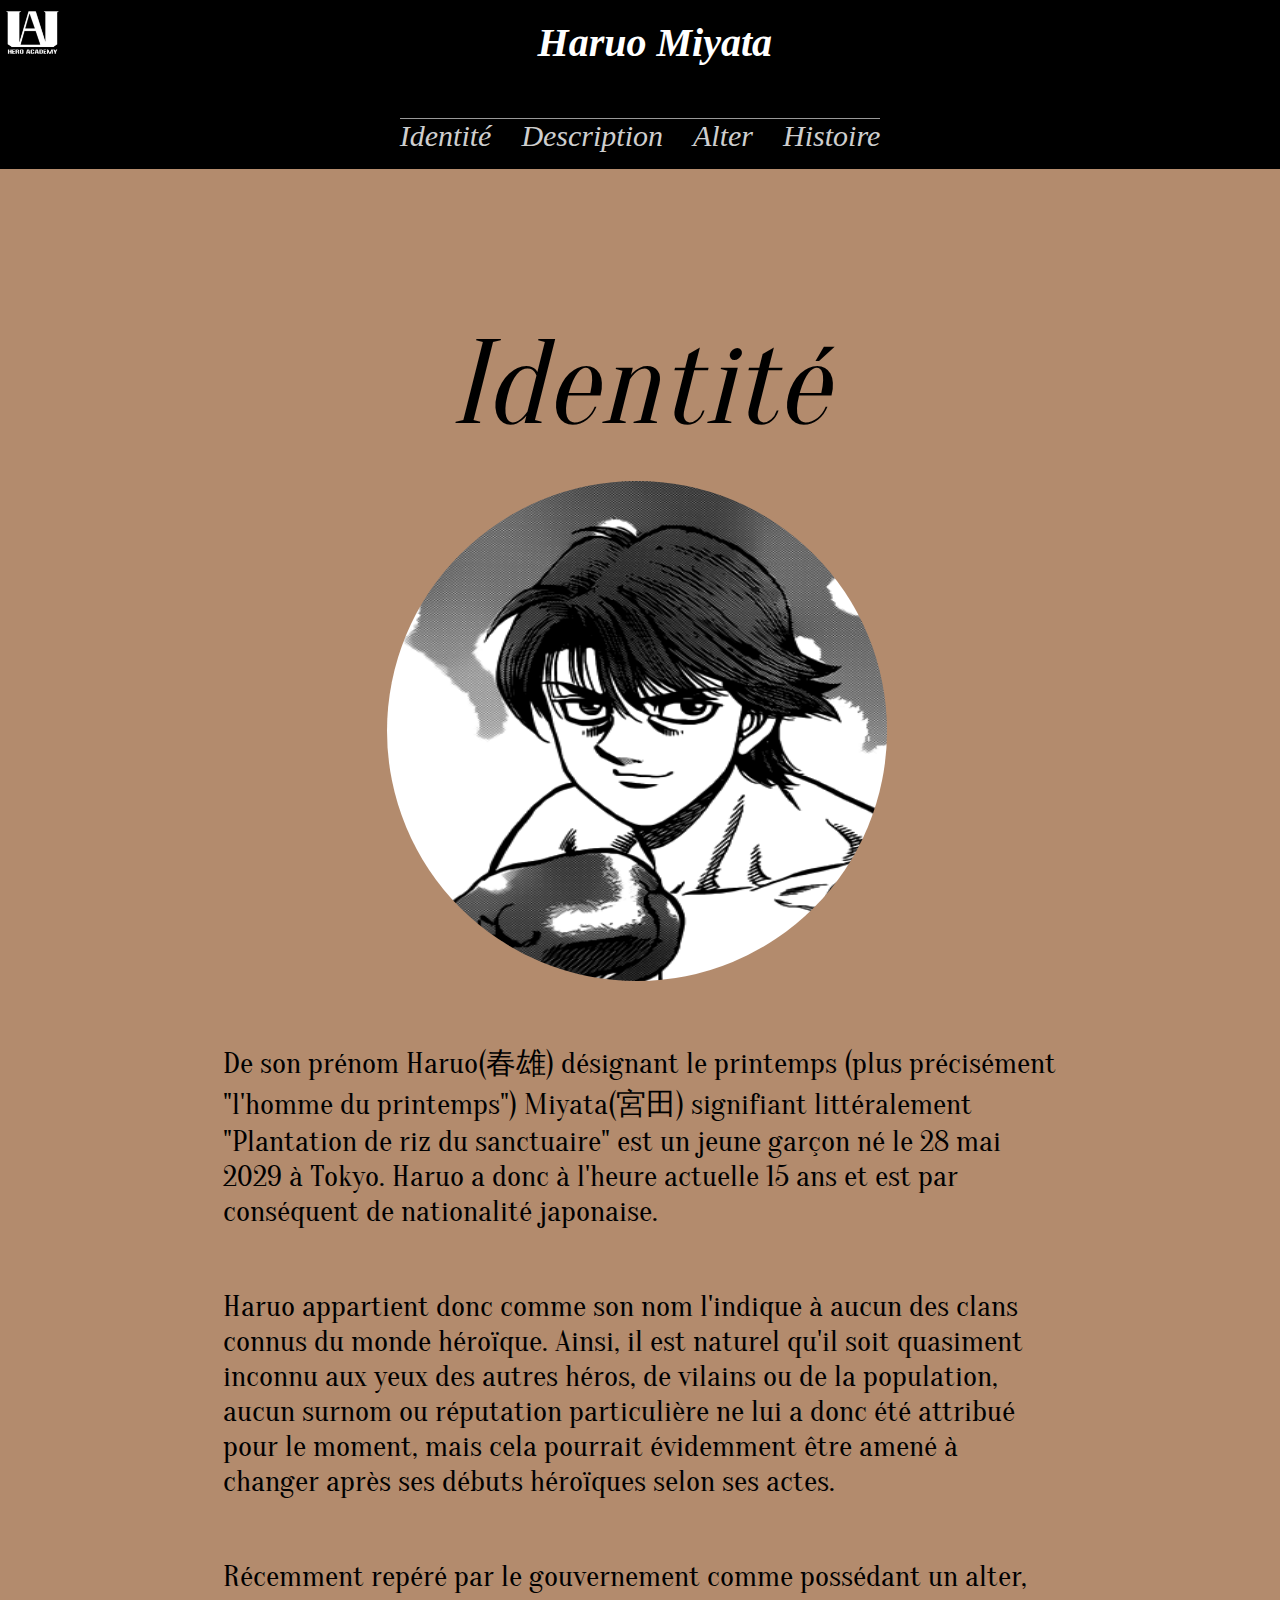
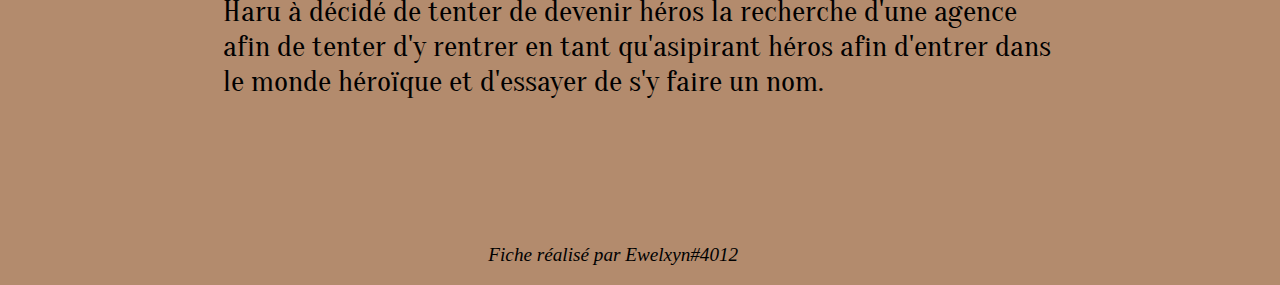
<file: Fiche.html>
<!DOCTYPE html>
<html lang="fr">
    <head>
        <meta charset="utf-8">
        <title>Haruo Miyata</title>
        <link href="Fiche.css" rel="stylesheet">
    </head>

    <body>
            <header>
                <img src="MHA.jpg" alt="logoMHA" class="logoMHA">
                <h1>Haruo Miyata</h1>
            </header>
            <nav>
                <a href = "Fiche.html">Identité&emsp;</a>
                <a href = "Description.html">Description&emsp;</a>
                <a href = "Alter.html">Alter&emsp;</a>
                <a href = "Histoire.html">Histoire</a>
            </nav>
            <h1 class = "titrePrincipal">Identité</h1>
            <img src = "Photo.png" class = "image">
            <div class = "Identité">
                <p>De son prénom Haruo(春雄) désignant le printemps (plus précisément "l'homme du printemps") Miyata(宮田) signifiant littéralement "Plantation de riz du sanctuaire" est 
                    un jeune garçon né le 28 mai 2029 à Tokyo. Haruo a donc à l'heure actuelle 15 ans et est par conséquent de nationalité japonaise.
                </p>
                <p>Haruo appartient donc comme son nom l'indique à aucun des clans connus du monde héroïque. Ainsi, il est naturel qu'il soit quasiment inconnu aux yeux des 
                    autres héros, de vilains ou de la population, aucun surnom ou réputation particulière ne lui a donc été attribué pour le moment, mais cela pourrait évidemment
                    être amené à changer après ses débuts héroïques selon ses actes.
                </p>
                <p>Récemment repéré par le gouvernement comme possédant un alter, Haru à décidé de tenter de devenir héros la recherche d'une agence afin de tenter d'y rentrer en tant 
                 qu'asipirant héros afin d'entrer dans le monde héroïque et d'essayer de s'y faire un nom.
                </p>
            </div>
            <p class = "fin">Fiche réalisé par Ewelxyn#4012</p>
    </body>
</html>
</file>
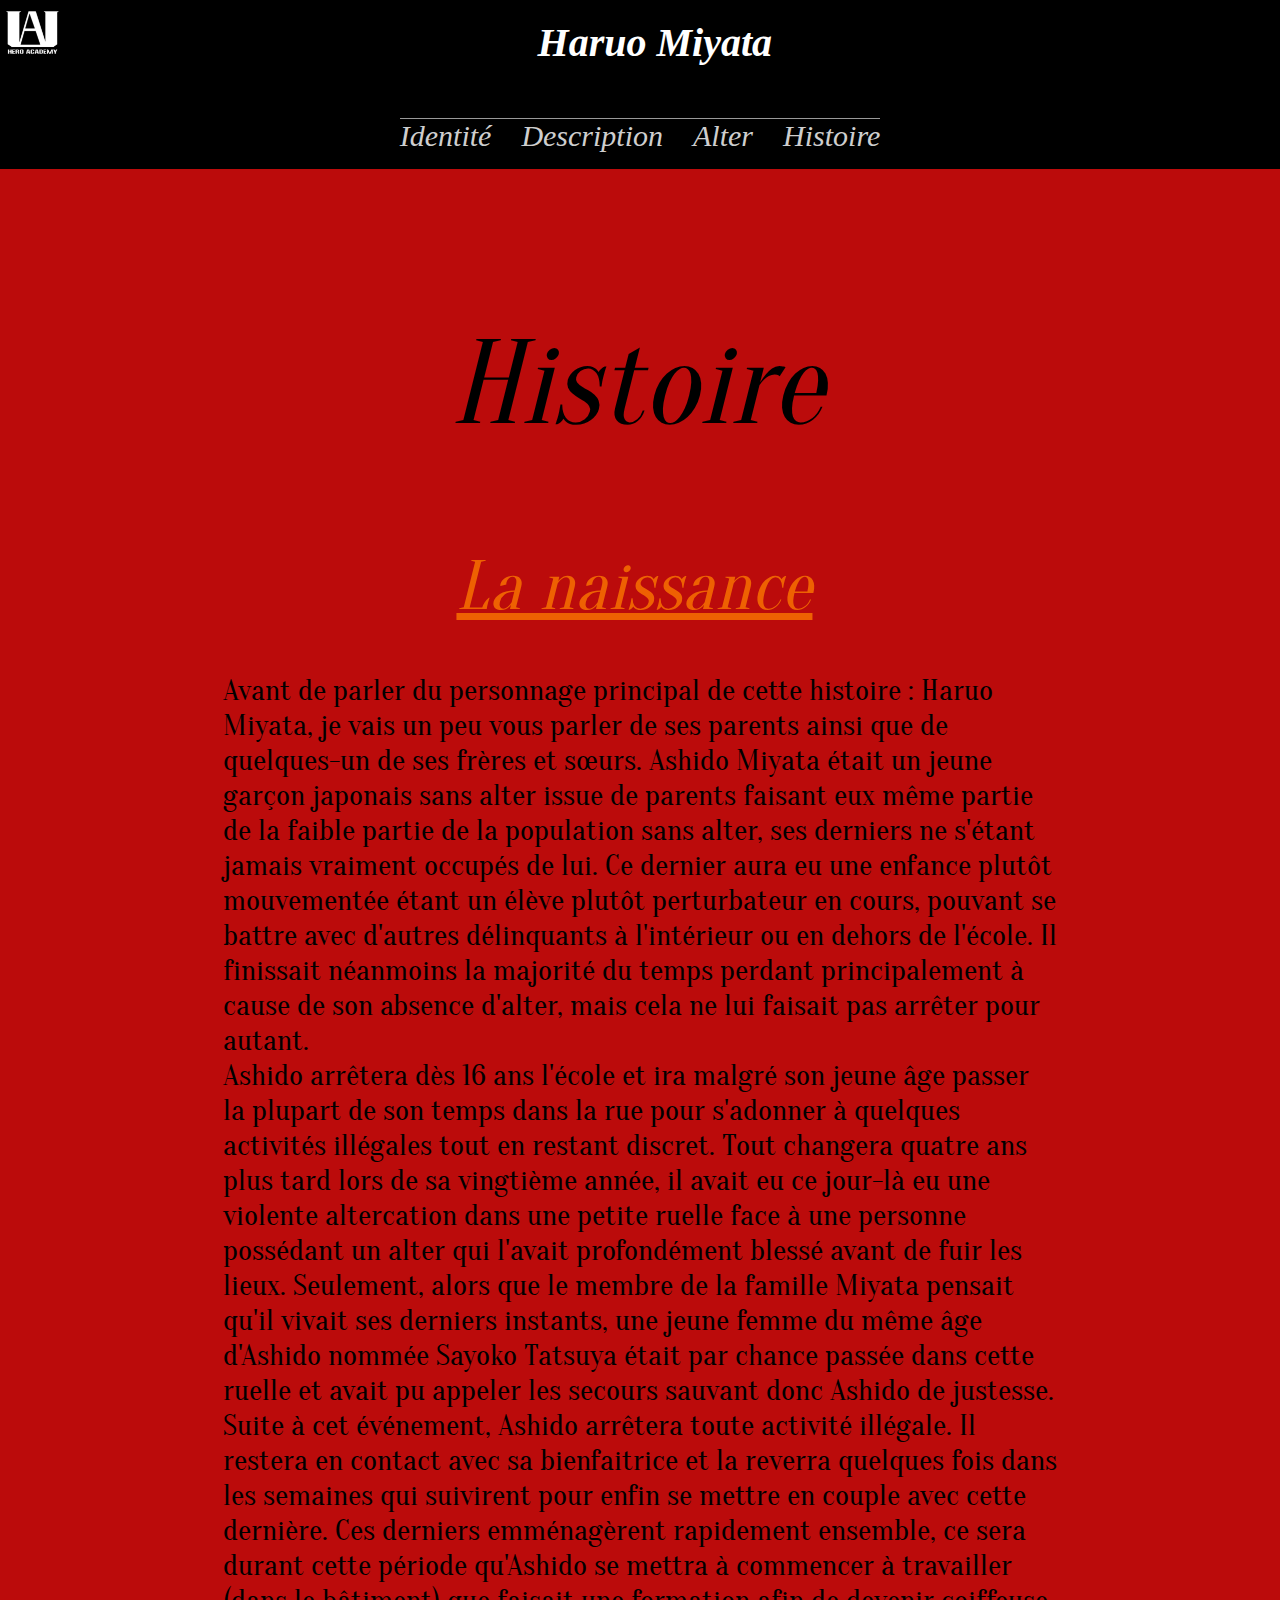
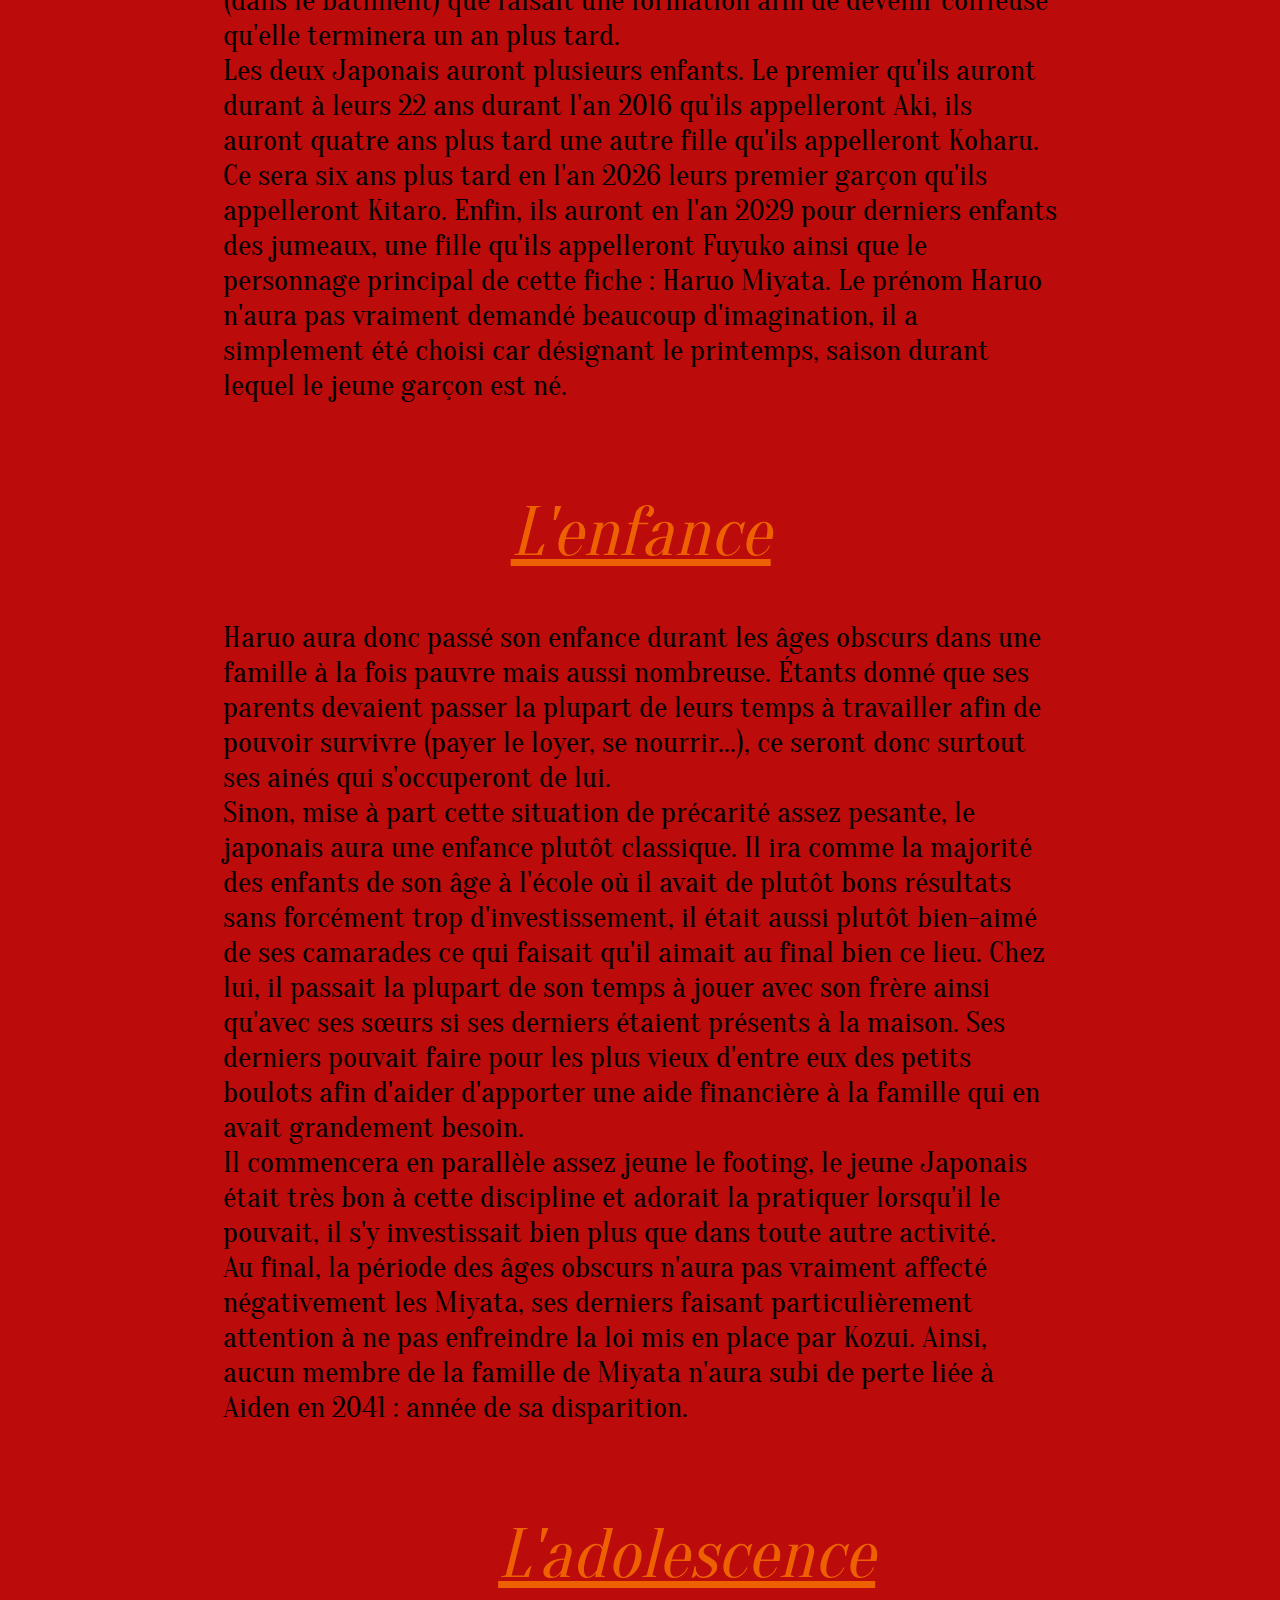
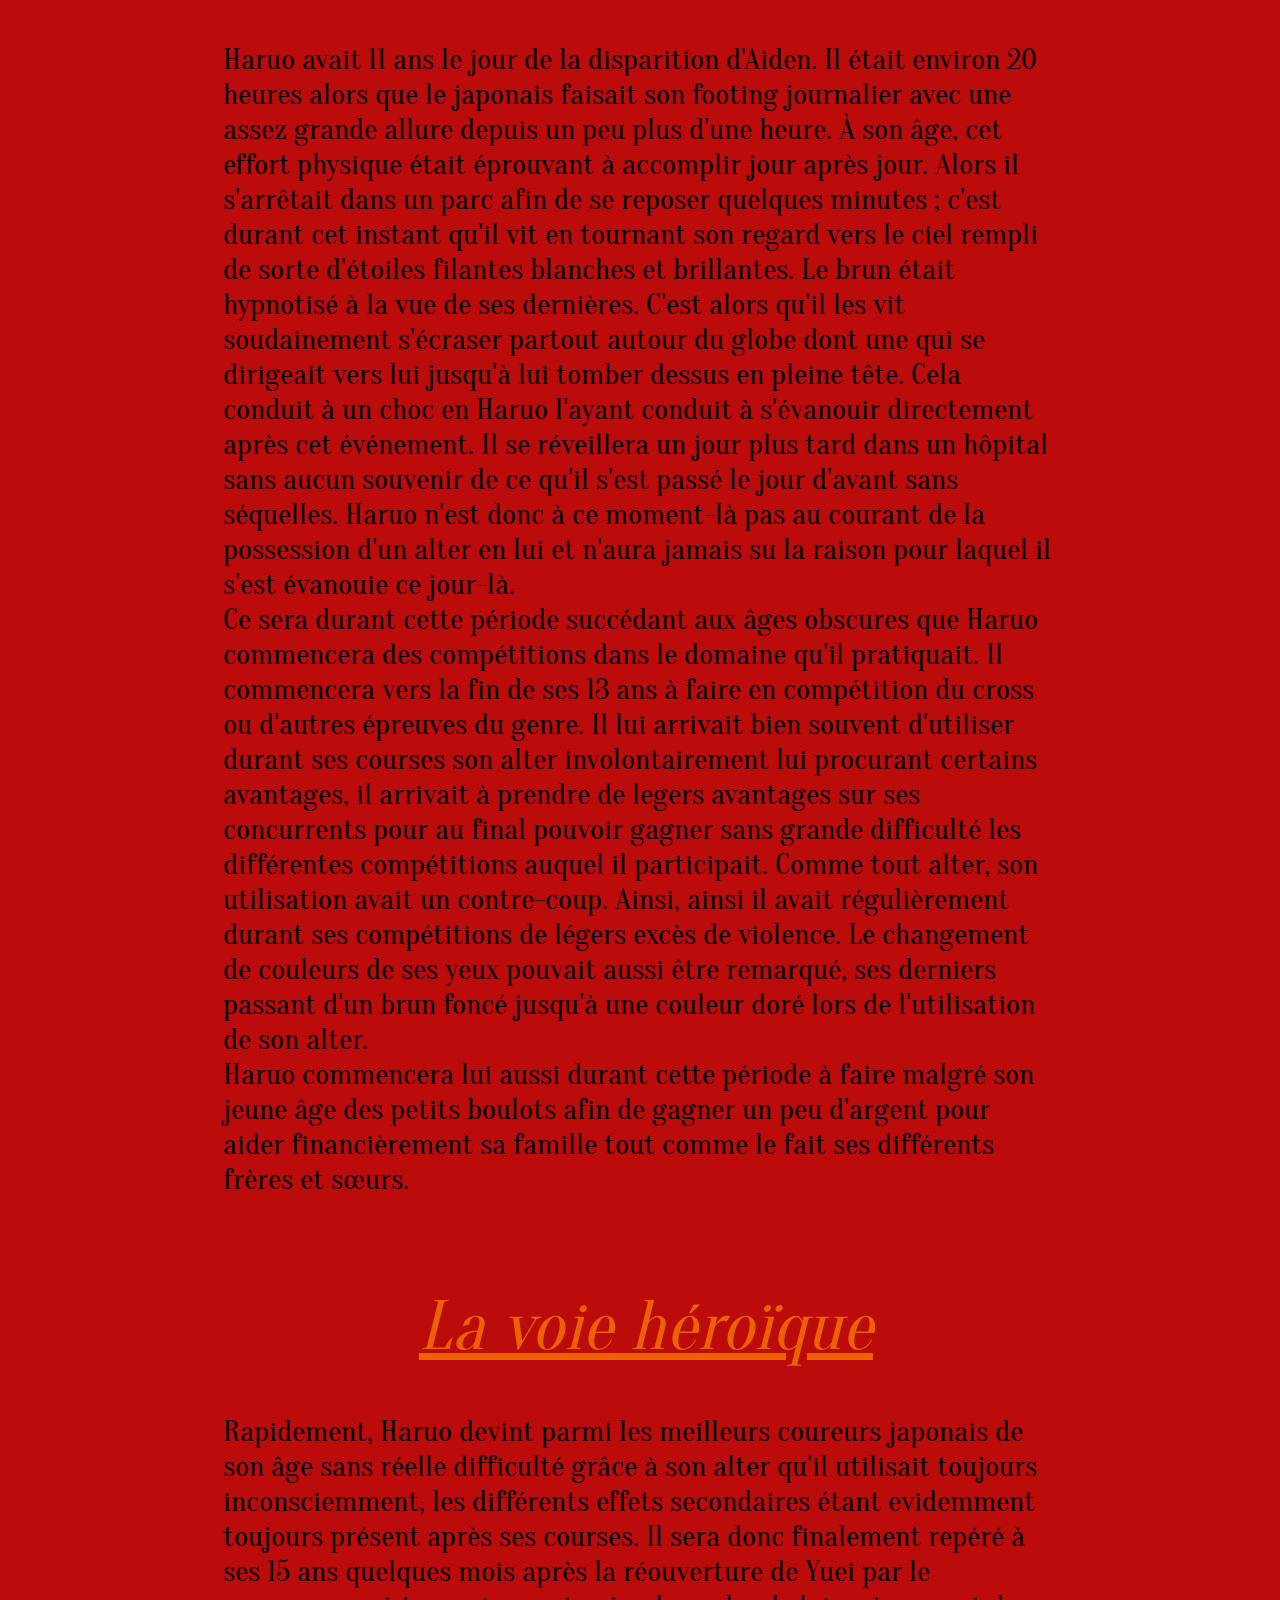
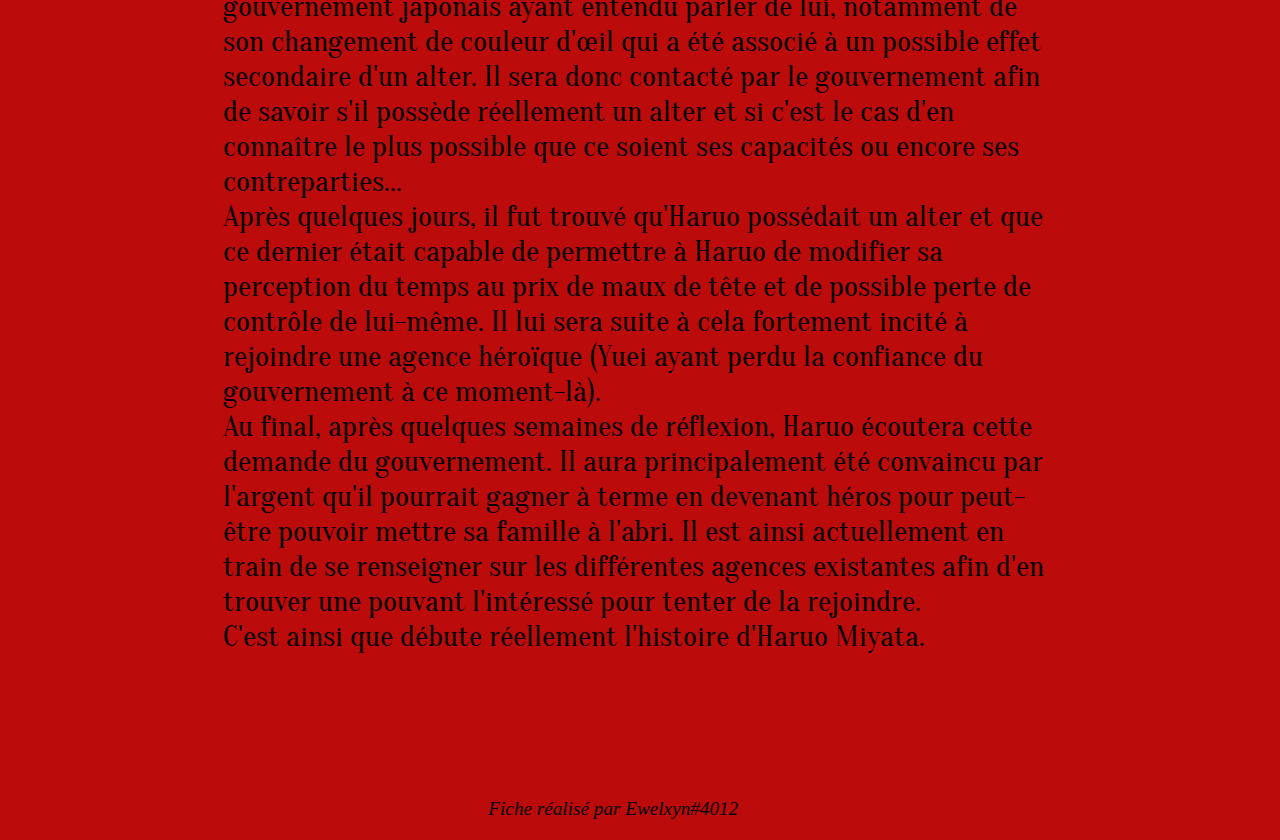
<file: Histoire.html>
<!DOCTYPE html>
<html lang="fr">
    <head>
        <meta charset="utf-8">
        <title>Haruo Miyata</title>
        <link href="Histoire.css" rel="stylesheet">
    </head>

    <body>
            <header>
                <img src="MHA.jpg" alt="logoMHA" class="logoMHA">
                <h1>Haruo Miyata</h1>
            </header>
            <nav>
                <a href = "index.html">Identité&emsp;</a>
                <a href = "Description.html">Description&emsp;</a>
                <a href = "Alter.html">Alter&emsp;</a>
                <a href = "Histoire.html">Histoire</a>
            </nav>
            <h1 class = "titrePrincipal">Histoire</h1>
            <div class = "Histoire">
                <h2>La naissance</h2>
                <p>Avant de parler du personnage principal de cette histoire : Haruo Miyata, je vais un peu vous parler de ses parents ainsi que de quelques-un de ses frères 
                    et sœurs. Ashido Miyata était un jeune garçon japonais sans alter issue de parents faisant eux même partie de la faible partie de la population sans alter, 
                    ses derniers ne s'étant jamais vraiment occupés de lui. Ce dernier aura eu une enfance plutôt mouvementée étant un élève plutôt perturbateur en cours, 
                    pouvant se battre avec d'autres délinquants à l'intérieur ou en dehors de l'école. Il finissait néanmoins la majorité du temps perdant principalement à cause 
                    de son absence d'alter, mais cela ne lui faisait pas arrêter pour autant.<br>
                    Ashido arrêtera dès 16 ans l'école et ira malgré son jeune âge passer la plupart de son temps dans la rue pour s'adonner à quelques activités illégales 
                    tout en restant discret. Tout changera quatre ans plus tard lors de sa vingtième année, il avait eu ce jour-là eu une violente altercation dans une petite 
                    ruelle face à une personne possédant un alter qui l'avait profondément blessé avant de fuir les lieux. Seulement, alors que le membre de la famille Miyata 
                    pensait qu'il vivait ses derniers instants, une jeune femme du même âge d'Ashido nommée Sayoko Tatsuya était par chance passée dans cette ruelle et avait 
                    pu appeler les secours sauvant donc Ashido de justesse.<br> 
                    Suite à cet événement, Ashido arrêtera toute activité illégale. Il restera en contact avec sa bienfaitrice et la reverra quelques fois dans les semaines 
                    qui suivirent pour enfin se mettre en couple avec cette dernière. Ces derniers emménagèrent rapidement ensemble, ce sera durant cette période qu'Ashido 
                    se mettra à commencer à travailler (dans le bâtiment) que faisait une formation afin de devenir coiffeuse qu'elle terminera un an plus tard.<br>
                    Les deux Japonais auront plusieurs enfants. Le premier qu'ils auront durant à leurs 22 ans durant l'an 2016 qu'ils appelleront Aki, ils auront quatre ans
                    plus tard une autre fille qu'ils appelleront Koharu. Ce sera six ans plus tard en l'an 2026 leurs premier garçon qu'ils appelleront Kitaro. Enfin, ils auront
                    en l'an 2029 pour derniers enfants des jumeaux, une fille qu'ils appelleront Fuyuko ainsi que le personnage principal de cette fiche : Haruo Miyata.
                    Le prénom Haruo n'aura pas vraiment demandé beaucoup d'imagination, il a simplement été choisi car désignant le printemps, saison durant lequel le jeune
                    garçon est né.
                </p>  
                <h2 class = "enfance">L'enfance</h2>
                <p>Haruo aura donc passé son enfance durant les âges obscurs dans une famille à la fois pauvre mais aussi nombreuse. Étants donné que ses parents devaient 
                    passer la plupart de leurs temps à travailler afin de pouvoir survivre (payer le loyer, se nourrir...), ce seront donc surtout ses ainés qui s'occuperont 
                    de lui.<br>
                    Sinon, mise à part cette situation de précarité assez pesante, le japonais aura une enfance plutôt classique. Il ira comme la majorité des enfants de son 
                    âge à l'école où il avait de plutôt bons résultats sans forcément trop d'investissement, il était aussi plutôt bien-aimé de ses camarades ce qui faisait qu'il 
                    aimait au final bien ce lieu. Chez lui, il passait la plupart de son temps à jouer avec son frère ainsi qu'avec ses sœurs si ses derniers étaient présents à la 
                    maison. Ses derniers pouvait faire pour les plus vieux d'entre eux des petits boulots afin d'aider d'apporter une aide financière à la famille qui en avait grandement 
                    besoin.<br>
                    Il commencera en parallèle assez jeune le footing, le jeune Japonais était très bon à cette discipline et adorait la pratiquer lorsqu'il le pouvait, il 
                    s'y investissait bien plus que dans toute autre activité.<br>
                    Au final, la période des âges obscurs n'aura pas vraiment affecté négativement les Miyata, ses derniers faisant particulièrement attention à ne pas 
                    enfreindre la loi mis en place par Kozui. Ainsi, aucun membre de la famille de Miyata n'aura subi de perte liée à Aiden en 2041 : année de sa disparition.
                </p>
                <h2 class = "ado">L'adolescence</h2>
                <p>Haruo avait 11 ans le jour de la disparition d'Aiden. Il était environ 20 heures alors que le japonais faisait son footing journalier avec une assez grande 
                    allure depuis un peu plus d'une heure. À son âge, cet effort physique était éprouvant à accomplir jour après jour. Alors il s'arrêtait dans un parc afin de 
                    se reposer quelques minutes ; c'est durant cet instant qu'il vit en tournant son regard vers le ciel rempli de sorte d'étoiles filantes blanches et brillantes. 
                    Le brun était hypnotisé à la vue de ses dernières. C'est alors qu'il les vit soudainement s'écraser partout autour du globe dont une qui se dirigeait vers lui 
                    jusqu'à lui tomber dessus en pleine tête. Cela conduit à un choc en Haruo l'ayant conduit à s'évanouir directement après cet événement. Il se réveillera un jour 
                    plus tard dans un hôpital sans aucun souvenir de ce qu'il s'est passé le jour d'avant sans séquelles. Haruo n'est donc à ce moment-là pas au courant de la possession 
                    d'un alter en lui et n'aura jamais su la raison pour laquel il s'est évanouie ce jour-là.<br> 
                    Ce sera durant cette période succédant aux âges obscures que Haruo commencera des compétitions dans le domaine qu'il pratiquait. Il commencera vers la fin de ses 
                    13 ans à faire en compétition du cross ou d'autres épreuves du genre. Il lui arrivait bien souvent d'utiliser durant ses courses son alter involontairement lui procurant 
                    certains avantages, il arrivait à prendre de legers avantages sur ses concurrents pour au final pouvoir gagner sans grande difficulté les différentes compétitions auquel il participait. 
                    Comme tout alter, son utilisation avait un contre-coup. Ainsi, ainsi il avait régulièrement durant ses compétitions de légers excès de violence. Le changement de couleurs 
                    de ses yeux pouvait aussi être remarqué, ses derniers passant d'un brun foncé jusqu'à une couleur doré lors de l'utilisation de son alter.<br>
                    Haruo commencera lui aussi durant cette période à faire malgré son jeune âge des petits boulots afin de gagner un peu d'argent pour aider financièrement sa famille 
                    tout comme le fait ses différents frères et sœurs. 
                <h2 class = "voie">La voie héroïque</h2> 
                <p>Rapidement, Haruo devint parmi les meilleurs coureurs japonais de son âge sans réelle difficulté grâce à son alter qu'il utilisait toujours inconsciemment, 
                    les différents effets secondaires étant evidemment toujours présent après ses courses. Il sera donc finalement repéré à ses 15 ans quelques mois après la réouverture de Yuei 
                    par le gouvernement japonais ayant entendu parler de lui, notamment de son changement de couleur d'œil qui a été associé à un possible effet secondaire 
                    d'un alter. Il sera donc contacté par le gouvernement afin de savoir s'il possède réellement un alter et si c'est le cas d'en connaître le plus 
                    possible que ce soient ses capacités ou encore ses contreparties...<br>
                    Après quelques jours, il fut trouvé qu'Haruo possédait un alter et que ce dernier était capable de permettre à Haruo de modifier sa perception du temps 
                    au prix de maux de tête et de possible perte de contrôle de lui-même. Il lui sera suite à cela fortement incité à rejoindre une agence héroïque (Yuei 
                    ayant perdu la confiance du gouvernement à ce moment-là).<br>
                    Au final, après quelques semaines de réflexion, Haruo écoutera cette demande du gouvernement. Il aura principalement été convaincu par l'argent qu'il 
                    pourrait gagner à terme en devenant héros pour peut-être pouvoir mettre sa famille à l'abri. Il est ainsi actuellement en train de se renseigner sur 
                    les différentes agences existantes afin d'en trouver une pouvant l'intéressé pour tenter de la rejoindre.<br>
                    C'est ainsi que débute réellement l'histoire d'Haruo Miyata.
                </p>
            </div>
            <p class = "fin">Fiche réalisé par Ewelxyn#4012</p>
    </body>
</html>
</file>
<file: style.css>
@font-face { font-family: Delicious; src: url('Oranienbaum.ttf'); } 
@font-face { font-family: Delicious; font-weight: bold; src: url('Oranienbaum.ttf');}

body {
    background-color: #B38B6D;
    color : black;
    caret-color: transparent;
}

header{
    font: italic 1.2em "Fira Sans", serif;
    display: flex;
    width: 100%;
    position: fixed;
    top: 0; left: 0;
    background-color: black;
    color: white;
}

.logoMHA{
    width : 5%;
    height: 11%;
    pointer-events: none;
    cursor: default;
}

h1{
    display: flex;
    font-size: 40px;
    margin-top: 1.5%;
    margin-left: 39%;
    font-weight: bold;
}

nav{
    display : flex;
    margin-top: 4.75%;
    padding-top: 3.75%;
    padding-bottom: 1.2%;
    width: 100%;
    position: fixed;
    justify-content: center;
    top: 0; left: 0;
    background-color: black;
}

nav a{
    font: italic 1.2em "Fira Sans", serif;
    text-decoration: none;
    color: #CECECE;
    font-size: 30px;
    border-top: solid 1px rgba(255, 255, 255, .6);
}

.titrePrincipal{
    font: italic 1.2em "Delicious", serif;
    color: rgb(0, 0, 0);
    display: flex;
    font-size: 120px;
    margin-top: 15%;
    margin-left: 39.5%;
    margin-bottom: 2%;
    font-weight: bold;
}

.image{
    display: flex;
    margin-left: 36.75%;
    width : 500px; height : 500px;
    border: solid 6px black;
    -moz-border-radius : 250px;
    -webkit-border-radius : 250px;
    border-radius : 250px;
}

.Identité{
    display: flex;
    margin-top: 2.5%;
    margin-left: 17%;
    margin-right: 17%;
    flex-direction: column;
}

.Identité p{
    font-family: Delicious, serif;
    font-size: 30px;
}

.fin{
    display: flex;
    margin-left: 43%;
    margin-top: 9%;
    font: italic 1.2em "Fira Sans", serif;
    color : black;
}

@media screen and (max-width: 1750px) {
    h1{
        display: flex;
        font-size: 40px;
        margin-top: 1.5%;
        margin-left: 38.8%;
        font-weight: bold;
    }

    nav{
        display : flex;
        margin-top: 5%;
        padding-top: 3.75%;
        padding-bottom: 1.2%;
        width: 100%;
        position: fixed;
        justify-content: center;
        top: 0; left: 0;
        background-color: black;
    }

    .titrePrincipal{
        font: italic 1.2em "Delicious", serif;
        color: rgb(0, 0, 0);
        display: flex;
        font-size: 120px;
        margin-top: 17%;
        margin-left: 37%;
        margin-bottom: 2%;
        font-weight: bold;
    }

    .image{
        display: flex;
        margin-left: 34%;
        width : 500px; height : 500px;
        border: none;
        -moz-border-radius : 250px;
        -webkit-border-radius : 250px;
        border-radius : 250px;
    }

    .fin{
        display: flex;
        margin-left: 38%;
        margin-top: 9%;
        font: italic 1.2em "Fira Sans", serif;
        color : black;
    }
  }

  @media screen and (max-width: 1500px) {
    h1{
        display: flex;
        font-size: 40px;
        margin-top: 1.5%;
        margin-left: 37%;
        font-weight: bold;
    }

    nav{
        display : flex;
        margin-top: 5.5%;
        padding-top: 3.75%;
        padding-bottom: 1.2%;
        width: 100%;
        position: fixed;
        justify-content: center;
        top: 0; left: 0;
        background-color: black;
    }

    .titrePrincipal{
        font: italic 1.2em "Delicious", serif;
        color: rgb(0, 0, 0);
        display: flex;
        font-size: 120px;
        margin-top: 25%;
        margin-left: 35%;
        margin-bottom: 2%;
        font-weight: bold;
    }

    .image{
        display: flex;
        margin-left: 30%;
        width : 500px; height : 500px;
        border: none;
        -moz-border-radius : 250px;
        -webkit-border-radius : 250px;
        border-radius : 250px;
    }

    .fin{
        display: flex;
        margin-left: 38%;
        margin-top: 9%;
        font: italic 1.2em "Fira Sans", serif;
        color : black;
    }
  }

  @media screen and (max-width: 1225px) {
    h1{
        display: flex;
        font-size: 40px;
        margin-top: 1.5%;
        margin-left: 35%;
        font-weight: bold;
    }

    nav{
        display : flex;
        margin-top: 6%;
        padding-top: 3.75%;
        padding-bottom: 1.2%;
        width: 100%;
        position: fixed;
        justify-content: center;
        top: 0; left: 0;
        background-color: black;
    }

    .titrePrincipal{
        font: italic 1.2em "Delicious", serif;
        color: rgb(0, 0, 0);
        display: flex;
        font-size: 120px;
        margin-top: 25%;
        margin-left: 32%;
        margin-bottom: 2%;
        font-weight: bold;
    }

    .image{
        display: flex;
        margin-left: 27%;
        width : 500px; height : 500px;
        border: none;
        -moz-border-radius : 250px;
        -webkit-border-radius : 250px;
        border-radius : 250px;
    }

    .fin{
        display: flex;
        margin-left: 38%;
        margin-top: 9%;
        font: italic 1.2em "Fira Sans", serif;
        color : black;
    }
  }

  @media screen and (max-width: 1000px) {
    h1{
        display: flex;
        font-size: 40px;
        margin-top: 1.5%;
        margin-left: 32%;
        font-weight: bold;
    }

    nav{
        display : flex;
        margin-top: 6.5%;
        padding-top: 3.75%;
        padding-bottom: 1.2%;
        width: 100%;
        position: fixed;
        justify-content: center;
        top: 0; left: 0;
        background-color: black;
    }

    .titrePrincipal{
        font: italic 1.2em "Delicious", serif;
        color: rgb(0, 0, 0);
        display: flex;
        font-size: 120px;
        margin-top: 25%;
        margin-left: 25%;
        margin-bottom: 2%;
        font-weight: bold;
    }

    .image{
        display: flex;
        margin-left: 18%;
        width : 500px; height : 500px;
        border: none;
        -moz-border-radius : 250px;
        -webkit-border-radius : 250px;
        border-radius : 250px;
    }

    .fin{
        display: flex;
        margin-left: 32%;
        margin-top: 9%;
        font: italic 1.2em "Fira Sans", serif;
        color : black;
    }
  }

  @media screen and (max-width: 750px) {
    h1{
        display: flex;
        font-size: 40px;
        margin-top: 1.5%;
        margin-left: 25%;
        font-weight: bold;
    }
    
    nav{
        display : flex;
        margin-top: 11%;
        padding-top: 3.75%;
        padding-bottom: 1.2%;
        width: 100%;
        position: fixed;
        justify-content: center;
        top: 0; left: 0;
        background-color: black;
    }

    .titrePrincipal{
        font: italic 1.2em "Delicious", serif;
        color: rgb(0, 0, 0);
        display: flex;
        font-size: 120px;
        margin-top: 25%;
        margin-left: 15%;
        margin-bottom: 2%;
        font-weight: bold;
    }

    .image{
        display: flex;
        margin-left: 1%;
        width : 500px; height : 500px;
        border: none;
        -moz-border-radius : 250px;
        -webkit-border-radius : 250px;
        border-radius : 250px;
    }

    .fin{
        display: flex;
        margin-left: 25%;
        margin-top: 9%;
        font: italic 1.2em "Fira Sans", serif;
        color : black;
    }
  }

  @media screen and (max-width: 500px) {
    h1{
        display: flex;
        font-size: 40px;
        margin-top: 1.5%;
        margin-left: 25%;
        font-weight: bold;
    }

    nav{
        display : flex;
        margin-top: 12%;
        padding-top: 3.75%;
        padding-bottom: 1.2%;
        width: 100%;
        position: fixed;
        justify-content: center;
        top: 0; left: 0;
        background-color: black;
    }

    .titrePrincipal{
        font: italic 1.2em "Delicious", serif;
        color: rgb(0, 0, 0);
        display: flex;
        font-size: 120px;
        margin-top: 25%;
        margin-left: 15%;
        margin-bottom: 2%;
        font-weight: bold;
    }

    .image{
        display: flex;
        margin-left: 1%;
        width : 500px; height : 500px;
        border: none;
        -moz-border-radius : 250px;
        -webkit-border-radius : 250px;
        border-radius : 250px;
    }

    .fin{
        display: flex;
        margin-left: 25%;
        margin-top: 9%;
        font: italic 1.2em "Fira Sans", serif;
        color : black;
    }
  }
</file>
<file: Alter.css>
@font-face { font-family: Delicious; src: url('Oranienbaum.ttf'); } 
@font-face { font-family: Delicious; font-weight: bold; src: url('Oranienbaum.ttf');}

body {
    background-color: rgb(192, 150, 40);
    color : black;
    caret-color: transparent;
}

header{
    font: italic 1.2em "Fira Sans", serif;
    display: flex;
    width: 100%;
    position: fixed;
    top: 0; left: 0;
    background-color: black;
    color: white;
}

.logoMHA{
    width : 5%;
    height: 11%;
    pointer-events: none;
    cursor: default;
}

h1{
    display: flex;
    font-size: 40px;
    margin-top: 1.5%;
    margin-left: 39%;
    font-weight: bold;
}

nav{
    display : flex;
    margin-top: 4.75%;
    padding-top: 3.75%;
    padding-bottom: 1.2%;
    width: 100%;
    position: fixed;
    justify-content: center;
    top: 0; left: 0;
    background-color: black;
}

nav a{
    font: italic 1.2em "Fira Sans", serif;
    text-decoration: none;
    color: #CECECE;
    font-size: 30px;
    border-top: solid 1px rgba(255, 255, 255, .6);
}

.titrePrincipal{
    font: italic 1.2em "Delicious", serif;
    color: rgb(0, 0, 0);
    display: flex;
    font-size: 120px;
    margin-top: 15%;
    margin-left: 44%;
    margin-bottom: 2%;
    font-weight: bold;
}

h2{
    font: italic 1.2em "Delicious", serif;
    color: rgb(204, 85, 0, .75);
    display: flex;
    font-size: 70px;
    margin-left: 44.5%;
    margin-bottom: 2%;
    text-decoration: underline;
}

.description{
    margin-left: 24%;
}

.malus{
    margin-left: 31%;
}

h3{
    color: rgb(133, 83, 14);
    font-size: 50px;
    font-weight: bolder;
}

.image{
    display: flex;
    margin-left: 36.75%;
    width : 500px; height : 500px;
    border: solid 6px black;
    -moz-border-radius : 250px;
    -webkit-border-radius : 250px;
    border-radius : 250px;
}

.imageM{
    display: flex;
    margin-left: 37%;
    width : 290px; height : 400px;
    border: solid 6px black;
}

.Alter{
    display: flex;
    margin-top: 2.5%;
    margin-left: 17%;
    margin-right: 17%;
    flex-direction: column;
}

.Alter p{
    font-family: Delicious, serif;
    font-size: 30px;
}

.fin{
    display: flex;
    margin-left: 43%;
    margin-top: 9%;
    font: italic 1.2em "Fira Sans", serif;
    color : black;
}

@media screen and (max-width: 1750px) {
    h1{
        display: flex;
        font-size: 40px;
        margin-top: 1.5%;
        margin-left: 38.8%;
        font-weight: bold;
    }

    nav{
        display : flex;
        margin-top: 5%;
        padding-top: 3.75%;
        padding-bottom: 1.2%;
        width: 100%;
        position: fixed;
        justify-content: center;
        top: 0; left: 0;
        background-color: black;
    }

    .titrePrincipal{
        font: italic 1.2em "Delicious", serif;
        color: rgb(0, 0, 0);
        display: flex;
        font-size: 120px;
        margin-top: 17%;
        margin-left: 42%;
        margin-bottom: 2%;
        font-weight: bold;
    }

    h2{
        margin-left: 43%;
    }

    .description{
        margin-left: 20%;
    }

    .malus{
        margin-left: 30%;
    }

    .image{
        display: flex;
        margin-left: 34%;
        width : 500px; height : 500px;
        border: solid 6px black;
        -moz-border-radius : 250px;
        -webkit-border-radius : 250px;
        border-radius : 250px;
    }

    .fin{
        display: flex;
        margin-left: 38%;
        margin-top: 9%;
        font: italic 1.2em "Fira Sans", serif;
        color : black;
    }
  }

  @media screen and (max-width: 1500px) {
    h1{
        display: flex;
        font-size: 40px;
        margin-top: 1.5%;
        margin-left: 37%;
        font-weight: bold;
    }

    nav{
        display : flex;
        margin-top: 5.5%;
        padding-top: 3.75%;
        padding-bottom: 1.2%;
        width: 100%;
        position: fixed;
        justify-content: center;
        top: 0; left: 0;
        background-color: black;
    }

    .titrePrincipal{
        font: italic 1.2em "Delicious", serif;
        color: rgb(0, 0, 0);
        display: flex;
        font-size: 120px;
        margin-top: 25%;
        margin-left: 41%;
        margin-bottom: 2%;
        font-weight: bold;
    }

    h2{
        margin-left: 42%;
    }

    .description{
        margin-left: 15.5%;
    }

    .malus{
        margin-left: 25%;
    }

    .image{
        display: flex;
        margin-left: 31.5%;
        width : 500px; height : 500px;
        border: solid 6px black;
        -moz-border-radius : 250px;
        -webkit-border-radius : 250px;
        border-radius : 250px;
    }

    .fin{
        display: flex;
        margin-left: 38%;
        margin-top: 9%;
        font: italic 1.2em "Fira Sans", serif;
        color : black;
    }
  }

  @media screen and (max-width: 1225px) {
    h1{
        display: flex;
        font-size: 40px;
        margin-top: 1.5%;
        margin-left: 35%;
        font-weight: bold;
    }

    nav{
        display : flex;
        margin-top: 6%;
        padding-top: 3.75%;
        padding-bottom: 1.2%;
        width: 100%;
        position: fixed;
        justify-content: center;
        top: 0; left: 0;
        background-color: black;
    }

    .titrePrincipal{
        font: italic 1.2em "Delicious", serif;
        color: rgb(0, 0, 0);
        display: flex;
        font-size: 120px;
        margin-top: 25%;
        margin-left: 40%;
        margin-bottom: 2%;
        font-weight: bold;
    }

    .image{
        display: flex;
        margin-left: 28%;
        width : 500px; height : 500px;
        border: solid 6px black;
        -moz-border-radius : 250px;
        -webkit-border-radius : 250px;
        border-radius : 250px;
    }

    h2{
        margin-left: 42%;
    }

    .malus{
        margin-left: 22%;
    }

    .fin{
        display: flex;
        margin-left: 38%;
        margin-top: 9%;
        font: italic 1.2em "Fira Sans", serif;
        color : black;
    }
  }

  @media screen and (max-width: 1000px) {
    h1{
        display: flex;
        font-size: 40px;
        margin-top: 1.5%;
        margin-left: 32%;
        font-weight: bold;
    }

    nav{
        display : flex;
        margin-top: 6.5%;
        padding-top: 3.75%;
        padding-bottom: 1.2%;
        width: 100%;
        position: fixed;
        justify-content: center;
        top: 0; left: 0;
        background-color: black;
    }

    .titrePrincipal{
        font: italic 1.2em "Delicious", serif;
        color: rgb(0, 0, 0);
        display: flex;
        font-size: 120px;
        margin-top: 25%;
        margin-left: 36%;
        margin-bottom: 2%;
        font-weight: bold;
    }

    .image{
        display: flex;
        margin-left: 20%;
        width : 475px; height : 475px;
        border: solid 6px black;
        -moz-border-radius : 250px;
        -webkit-border-radius : 250px;
        border-radius : 250px;
    }

    h2{
        margin-left: 38%;
    }

    .description, .malus{
        margin-left: 10%;
    }

    .fin{
        display: flex;
        margin-left: 32%;
        margin-top: 9%;
        font: italic 1.2em "Fira Sans", serif;
        color : black;
    }
  }

  @media screen and (max-width: 750px) {
    h1{
        display: flex;
        font-size: 40px;
        margin-top: 1.5%;
        margin-left: 25%;
        font-weight: bold;
    }
    
    nav{
        display : flex;
        margin-top: 11%;
        padding-top: 3.75%;
        padding-bottom: 1.2%;
        width: 100%;
        position: fixed;
        justify-content: center;
        top: 0; left: 0;
        background-color: black;
    }

    .titrePrincipal{
        font: italic 1.2em "Delicious", serif;
        color: rgb(0, 0, 0);
        display: flex;
        font-size: 120px;
        margin-top: 25%;
        margin-left: 29%;
        margin-bottom: 2%;
        font-weight: bold;
    }

    h2{
        margin-left: 34%;
    }

    .description, .malus{
        margin-left: 10%;
    }

    .image{
        display: flex;
        margin-left: 12%;
        width : 450px; height : 450px;
        border: solid 6px black;
        -moz-border-radius : 250px;
        -webkit-border-radius : 250px;
        border-radius : 250px;
    }

    .fin{
        display: flex;
        margin-left: 25%;
        margin-top: 9%;
        font: italic 1.2em "Fira Sans", serif;
        color : black;
    }
  }

  @media screen and (max-width: 500px) {
    h1{
        display: flex;
        font-size: 40px;
        margin-top: 1.5%;
        margin-left: 25%;
        font-weight: bold;
    }

    nav{
        display : flex;
        margin-top: 12%;
        padding-top: 3.75%;
        padding-bottom: 1.2%;
        width: 100%;
        position: fixed;
        justify-content: center;
        top: 0; left: 0;
        background-color: black;
    }

    .titrePrincipal{
        font: italic 1.2em "Delicious", serif;
        color: rgb(0, 0, 0);
        display: flex;
        font-size: 120px;
        margin-top: 25%;
        margin-left: 25%;
        margin-bottom: 2%;
        font-weight: bold;
    }

    .image{
        display: flex;
        margin-left: 9%;
        width : 400px; height : 400px;
        border: solid 6px black;
        -moz-border-radius : 250px;
        -webkit-border-radius : 250px;
        border-radius : 250px;
    }

    h2{
        margin-left: 30%;
    }

    .description, .malus{
        margin-left: 0%;
    }

    .fin{
        display: flex;
        margin-left: 25%;
        margin-top: 9%;
        font: italic 1.2em "Fira Sans", serif;
        color : black;
    }
  }
</file>
<file: Description.css>
@font-face { font-family: Delicious; src: url('Oranienbaum.ttf'); } 
@font-face { font-family: Delicious; font-weight: bold; src: url('Oranienbaum.ttf');}

body {
    background-color: #f0ccc9;
    color : black;
    caret-color: transparent;
}

header{
    font: italic 1.2em "Fira Sans", serif;
    display: flex;
    width: 100%;
    position: fixed;
    top: 0; left: 0;
    background-color: black;
    color: white;
}

.logoMHA{
    width : 5%;
    height: 11%;
    pointer-events: none;
    cursor: default;
}

h1{
    display: flex;
    font-size: 40px;
    margin-top: 1.5%;
    margin-left: 39%;
    font-weight: bold;
}

nav{
    display : flex;
    margin-top: 4.75%;
    padding-top: 3.75%;
    padding-bottom: 1.2%;
    width: 100%;
    position: fixed;
    justify-content: center;
    top: 0; left: 0;
    background-color: black;
}

nav a{
    font: italic 1.2em "Fira Sans", serif;
    text-decoration: none;
    color: #CECECE;
    font-size: 30px;
    border-top: solid 1px rgba(255, 255, 255, .6);
}

.titrePrincipal{
    font: italic 1.2em "Delicious", serif;
    color: rgb(0, 0, 0);
    display: flex;
    font-size: 120px;
    margin-top: 15%;
    margin-left: 34%;
    margin-bottom: 2%;
    font-weight: bold;
}

h2{
    font: italic 1.2em "Delicious", serif;
    color: rgb(139, 108, 66);
    display: flex;
    font-size: 70px;
    margin-left: 32.75%;
    margin-bottom: 2%;
    text-decoration: underline;
}

h3{
    color: rgb(133, 83, 14);
    font-size: 50px;
    font-weight: bolder;
}

.image{
    display: flex;
    margin-left: 40%;
}

.imageM{
    display: flex;
    margin-left: 37%;
    width : 290px; height : 400px;
    border: solid 6px black;
}

.Description{
    display: flex;
    margin-top: 2.5%;
    margin-left: 17%;
    margin-right: 17%;
    flex-direction: column;
}

.test{
    margin-left: 26%;
}

.Description:nth-of-type(2) h2{
    margin-left: 27%;
}

.Description p{
    font-family: Delicious, serif;
    font-size: 30px;
}

.fin{
    display: flex;
    margin-left: 43%;
    margin-top: 9%;
    font: italic 1.2em "Fira Sans", serif;
    color : black;
}

@media screen and (max-width: 1750px) {
    h1{
        display: flex;
        font-size: 40px;
        margin-top: 1.5%;
        margin-left: 38.8%;
        font-weight: bold;
    }

    nav{
        display : flex;
        margin-top: 5%;
        padding-top: 3.75%;
        padding-bottom: 1.2%;
        width: 100%;
        position: fixed;
        justify-content: center;
        top: 0; left: 0;
        background-color: black;
    }

    .titrePrincipal{
        font: italic 1.2em "Delicious", serif;
        color: rgb(0, 0, 0);
        display: flex;
        font-size: 120px;
        margin-top: 17%;
        margin-left: 33%;
        margin-bottom: 2%;
        font-weight: bold;
    }

    h2{
        margin-left: 32%;
    }

    .image{
        display: flex;
        margin-left: 42%;
    }

    .test{
        margin-left: 20%;
    }

    .fin{
        display: flex;
        margin-left: 38%;
        margin-top: 9%;
        font: italic 1.2em "Fira Sans", serif;
        color : black;
    }
  }

  @media screen and (max-width: 1500px) {
    h1{
        display: flex;
        font-size: 40px;
        margin-top: 1.5%;
        margin-left: 37%;
        font-weight: bold;
    }

    nav{
        display : flex;
        margin-top: 5.5%;
        padding-top: 3.75%;
        padding-bottom: 1.2%;
        width: 100%;
        position: fixed;
        justify-content: center;
        top: 0; left: 0;
        background-color: black;
    }

    .titrePrincipal{
        font: italic 1.2em "Delicious", serif;
        color: rgb(0, 0, 0);
        display: flex;
        font-size: 120px;
        margin-top: 25%;
        margin-left: 28%;
        margin-bottom: 2%;
        font-weight: bold;
    }

    h2{
        margin-left: 27%;
    }

    .image{
        display: flex;
        margin-left: 36.75%;
    }

    .imageM{
        margin-left: 33%;
    }

    .test{
        margin-left: 18%;
    }

    .fin{
        display: flex;
        margin-left: 38%;
        margin-top: 9%;
        font: italic 1.2em "Fira Sans", serif;
        color : black;
    }
  }

  @media screen and (max-width: 1225px) {
    h1{
        display: flex;
        font-size: 40px;
        margin-top: 1.5%;
        margin-left: 35%;
        font-weight: bold;
    }

    nav{
        display : flex;
        margin-top: 6%;
        padding-top: 3.75%;
        padding-bottom: 1.2%;
        width: 100%;
        position: fixed;
        justify-content: center;
        top: 0; left: 0;
        background-color: black;
    }

    h2{
        margin-left: 23%;
    }

    .titrePrincipal{
        font: italic 1.2em "Delicious", serif;
        color: rgb(0, 0, 0);
        display: flex;
        font-size: 120px;
        margin-top: 25%;
        margin-left: 25%;
        margin-bottom: 2%;
        font-weight: bold;
    }

    .image{
        display: flex;
        margin-left: 36.75%;
    }

    .fin{
        display: flex;
        margin-left: 38%;
        margin-top: 9%;
        font: italic 1.2em "Fira Sans", serif;
        color : black;
    }
  }

  @media screen and (max-width: 1000px) {
    h1{
        display: flex;
        font-size: 40px;
        margin-top: 1.5%;
        margin-left: 32%;
        font-weight: bold;
    }

    nav{
        display : flex;
        margin-top: 6.5%;
        padding-top: 3.75%;
        padding-bottom: 1.2%;
        width: 100%;
        position: fixed;
        justify-content: center;
        top: 0; left: 0;
        background-color: black;
    }

    .titrePrincipal{
        font: italic 1.2em "Delicious", serif;
        color: rgb(0, 0, 0);
        display: flex;
        font-size: 120px;
        margin-top: 25%;
        margin-left: 15%;
        margin-bottom: 2%;
        font-weight: bold;
    }

    .image{
        display: flex;
        margin-left: 32%;
    }

    .imageM{
        margin-left: 25%;
    }
    
    .test{
        margin-left: 23%;
    }

    .fin{
        display: flex;
        margin-left: 32%;
        margin-top: 9%;
        font: italic 1.2em "Fira Sans", serif;
        color : black;
    }
  }

  @media screen and (max-width: 750px) {
    h1{
        display: flex;
        font-size: 40px;
        margin-top: 1.5%;
        margin-left: 25%;
        font-weight: bold;
    }
    
    nav{
        display : flex;
        margin-top: 11%;
        padding-top: 3.75%;
        padding-bottom: 1.2%;
        width: 100%;
        position: fixed;
        justify-content: center;
        top: 0; left: 0;
        background-color: black;
    }

    .titrePrincipal{
        font: italic 1.2em "Delicious", serif;
        color: rgb(0, 0, 0);
        display: flex;
        font-size: 100px;
        margin-top: 25%;
        margin-left: 4%;
        margin-bottom: 2%;
        font-weight: bold;
    }
    
    h2{
        margin-left: 20%;
    }

    .test{
        margin-left: 5%;
    }

    .image{
        display: flex;
        margin-left: 20%;
    }

    .imageM{
        margin-left: 5%;
    }

    .fin{
        display: flex;
        margin-left: 25%;
        margin-top: 9%;
        font: italic 1.2em "Fira Sans", serif;
        color : black;
    }
  }

  @media screen and (max-width: 500px) {
    h1{
        display: flex;
        font-size: 40px;
        margin-top: 1.5%;
        margin-left: 25%;
        font-weight: bold;
    }

    nav{
        display : flex;
        margin-top: 12%;
        padding-top: 3.75%;
        padding-bottom: 1.2%;
        width: 100%;
        position: fixed;
        justify-content: center;
        top: 0; left: 0;
        background-color: black;
    }

    .titrePrincipal{
        font: italic 1.2em "Delicious", serif;
        color: rgb(0, 0, 0);
        display: flex;
        font-size: 100px;
        margin-top: 25%;
        margin-left: 0%;
        margin-bottom: 2%;
        font-weight: bold;
    }

    h2{
        margin-left: 20%;
    }

    .test{
        margin-left: 5%;
    }


    .image{
        display: flex;
        margin-left: 20%;
    }

    .imageM{
        margin-left: 5%;
    }

    .fin{
        display: flex;
        margin-left: 25%;
        margin-top: 9%;
        font: italic 1.2em "Fira Sans", serif;
        color : black;
    }
  }
</file>
<file: Fiche.css>
@font-face { font-family: Delicious; src: url('Oranienbaum.ttf'); } 
@font-face { font-family: Delicious; font-weight: bold; src: url('Oranienbaum.ttf');}

body {
    background-color: #B38B6D;
    color : black;
    caret-color: transparent;
}

header{
    font: italic 1.2em "Fira Sans", serif;
    display: flex;
    width: 100%;
    position: fixed;
    top: 0; left: 0;
    background-color: black;
    color: white;
}

.logoMHA{
    width : 5%;
    height: 11%;
    pointer-events: none;
    cursor: default;
}

h1{
    display: flex;
    font-size: 40px;
    margin-top: 1.5%;
    margin-left: 39%;
    font-weight: bold;
}

nav{
    display : flex;
    margin-top: 4.75%;
    padding-top: 3.75%;
    padding-bottom: 1.2%;
    width: 100%;
    position: fixed;
    justify-content: center;
    top: 0; left: 0;
    background-color: black;
}

nav a{
    font: italic 1.2em "Fira Sans", serif;
    text-decoration: none;
    color: #CECECE;
    font-size: 30px;
    border-top: solid 1px rgba(255, 255, 255, .6);
}

.titrePrincipal{
    font: italic 1.2em "Delicious", serif;
    color: rgb(0, 0, 0);
    display: flex;
    font-size: 120px;
    margin-top: 15%;
    margin-left: 39.5%;
    margin-bottom: 2%;
    font-weight: bold;
}

.image{
    display: flex;
    margin-left: 36.75%;
    width : 500px; height : 500px;
    border: solid 6px black;
    -moz-border-radius : 250px;
    -webkit-border-radius : 250px;
    border-radius : 250px;
}

.Identité{
    display: flex;
    margin-top: 2.5%;
    margin-left: 17%;
    margin-right: 17%;
    flex-direction: column;
}

.Identité p{
    font-family: Delicious, serif;
    font-size: 30px;
}

.fin{
    display: flex;
    margin-left: 43%;
    margin-top: 9%;
    font: italic 1.2em "Fira Sans", serif;
    color : black;
}

@media screen and (max-width: 1750px) {
    h1{
        display: flex;
        font-size: 40px;
        margin-top: 1.5%;
        margin-left: 38.8%;
        font-weight: bold;
    }

    nav{
        display : flex;
        margin-top: 5%;
        padding-top: 3.75%;
        padding-bottom: 1.2%;
        width: 100%;
        position: fixed;
        justify-content: center;
        top: 0; left: 0;
        background-color: black;
    }

    .titrePrincipal{
        font: italic 1.2em "Delicious", serif;
        color: rgb(0, 0, 0);
        display: flex;
        font-size: 120px;
        margin-top: 17%;
        margin-left: 37%;
        margin-bottom: 2%;
        font-weight: bold;
    }

    .image{
        display: flex;
        margin-left: 34%;
        width : 500px; height : 500px;
        border: none;
        -moz-border-radius : 250px;
        -webkit-border-radius : 250px;
        border-radius : 250px;
    }

    .fin{
        display: flex;
        margin-left: 38%;
        margin-top: 9%;
        font: italic 1.2em "Fira Sans", serif;
        color : black;
    }
  }

  @media screen and (max-width: 1500px) {
    h1{
        display: flex;
        font-size: 40px;
        margin-top: 1.5%;
        margin-left: 37%;
        font-weight: bold;
    }

    nav{
        display : flex;
        margin-top: 5.5%;
        padding-top: 3.75%;
        padding-bottom: 1.2%;
        width: 100%;
        position: fixed;
        justify-content: center;
        top: 0; left: 0;
        background-color: black;
    }

    .titrePrincipal{
        font: italic 1.2em "Delicious", serif;
        color: rgb(0, 0, 0);
        display: flex;
        font-size: 120px;
        margin-top: 25%;
        margin-left: 35%;
        margin-bottom: 2%;
        font-weight: bold;
    }

    .image{
        display: flex;
        margin-left: 30%;
        width : 500px; height : 500px;
        border: none;
        -moz-border-radius : 250px;
        -webkit-border-radius : 250px;
        border-radius : 250px;
    }

    .fin{
        display: flex;
        margin-left: 38%;
        margin-top: 9%;
        font: italic 1.2em "Fira Sans", serif;
        color : black;
    }
  }

  @media screen and (max-width: 1225px) {
    h1{
        display: flex;
        font-size: 40px;
        margin-top: 1.5%;
        margin-left: 35%;
        font-weight: bold;
    }

    nav{
        display : flex;
        margin-top: 6%;
        padding-top: 3.75%;
        padding-bottom: 1.2%;
        width: 100%;
        position: fixed;
        justify-content: center;
        top: 0; left: 0;
        background-color: black;
    }

    .titrePrincipal{
        font: italic 1.2em "Delicious", serif;
        color: rgb(0, 0, 0);
        display: flex;
        font-size: 120px;
        margin-top: 25%;
        margin-left: 32%;
        margin-bottom: 2%;
        font-weight: bold;
    }

    .image{
        display: flex;
        margin-left: 27%;
        width : 500px; height : 500px;
        border: none;
        -moz-border-radius : 250px;
        -webkit-border-radius : 250px;
        border-radius : 250px;
    }

    .fin{
        display: flex;
        margin-left: 38%;
        margin-top: 9%;
        font: italic 1.2em "Fira Sans", serif;
        color : black;
    }
  }

  @media screen and (max-width: 1000px) {
    h1{
        display: flex;
        font-size: 40px;
        margin-top: 1.5%;
        margin-left: 32%;
        font-weight: bold;
    }

    nav{
        display : flex;
        margin-top: 6.5%;
        padding-top: 3.75%;
        padding-bottom: 1.2%;
        width: 100%;
        position: fixed;
        justify-content: center;
        top: 0; left: 0;
        background-color: black;
    }

    .titrePrincipal{
        font: italic 1.2em "Delicious", serif;
        color: rgb(0, 0, 0);
        display: flex;
        font-size: 120px;
        margin-top: 25%;
        margin-left: 25%;
        margin-bottom: 2%;
        font-weight: bold;
    }

    .image{
        display: flex;
        margin-left: 18%;
        width : 500px; height : 500px;
        border: none;
        -moz-border-radius : 250px;
        -webkit-border-radius : 250px;
        border-radius : 250px;
    }

    .fin{
        display: flex;
        margin-left: 32%;
        margin-top: 9%;
        font: italic 1.2em "Fira Sans", serif;
        color : black;
    }
  }

  @media screen and (max-width: 750px) {
    h1{
        display: flex;
        font-size: 40px;
        margin-top: 1.5%;
        margin-left: 25%;
        font-weight: bold;
    }
    
    nav{
        display : flex;
        margin-top: 11%;
        padding-top: 3.75%;
        padding-bottom: 1.2%;
        width: 100%;
        position: fixed;
        justify-content: center;
        top: 0; left: 0;
        background-color: black;
    }

    .titrePrincipal{
        font: italic 1.2em "Delicious", serif;
        color: rgb(0, 0, 0);
        display: flex;
        font-size: 120px;
        margin-top: 25%;
        margin-left: 15%;
        margin-bottom: 2%;
        font-weight: bold;
    }

    .image{
        display: flex;
        margin-left: 1%;
        width : 500px; height : 500px;
        border: none;
        -moz-border-radius : 250px;
        -webkit-border-radius : 250px;
        border-radius : 250px;
    }

    .fin{
        display: flex;
        margin-left: 25%;
        margin-top: 9%;
        font: italic 1.2em "Fira Sans", serif;
        color : black;
    }
  }

  @media screen and (max-width: 500px) {
    h1{
        display: flex;
        font-size: 40px;
        margin-top: 1.5%;
        margin-left: 25%;
        font-weight: bold;
    }

    nav{
        display : flex;
        margin-top: 12%;
        padding-top: 3.75%;
        padding-bottom: 1.2%;
        width: 100%;
        position: fixed;
        justify-content: center;
        top: 0; left: 0;
        background-color: black;
    }

    .titrePrincipal{
        font: italic 1.2em "Delicious", serif;
        color: rgb(0, 0, 0);
        display: flex;
        font-size: 120px;
        margin-top: 25%;
        margin-left: 15%;
        margin-bottom: 2%;
        font-weight: bold;
    }

    .image{
        display: flex;
        margin-left: 1%;
        width : 500px; height : 500px;
        border: none;
        -moz-border-radius : 250px;
        -webkit-border-radius : 250px;
        border-radius : 250px;
    }

    .fin{
        display: flex;
        margin-left: 25%;
        margin-top: 9%;
        font: italic 1.2em "Fira Sans", serif;
        color : black;
    }
  }
</file>
<file: Histoire.css>
@font-face { font-family: Delicious; src: url('Oranienbaum.ttf'); } 
@font-face { font-family: Delicious; font-weight: bold; src: url('Oranienbaum.ttf');}

body {
    background-color: rgb(187, 11, 11);
    color : black;
    caret-color: transparent;
}

header{
    font: italic 1.2em "Fira Sans", serif;
    display: flex;
    width: 100%;
    position: fixed;
    top: 0; left: 0;
    background-color: black;
    color: white;
}

.logoMHA{
    width : 5%;
    height: 11%;
    pointer-events: none;
    cursor: default;
}

h1{
    display: flex;
    font-size: 40px;
    margin-top: 1.5%;
    margin-left: 39%;
    font-weight: bold;
}

nav{
    display : flex;
    margin-top: 4.75%;
    padding-top: 3.75%;
    padding-bottom: 1.2%;
    width: 100%;
    position: fixed;
    justify-content: center;
    top: 0; left: 0;
    background-color: black;
}

nav a{
    font: italic 1.2em "Fira Sans", serif;
    text-decoration: none;
    color: #CECECE;
    font-size: 30px;
    border-top: solid 1px rgba(255, 255, 255, .6);
}

.titrePrincipal{
    font: italic 1.2em "Delicious", serif;
    color: rgb(0, 0, 0);
    display: flex;
    font-size: 120px;
    margin-top: 15%;
    margin-left: 40%;
    margin-bottom: 2%;
    font-weight: bold;
}

h2{
    font: italic 1.2em "Delicious", serif;
    color: rgb(255, 127, 0, .75);
    display: flex;
    font-size: 70px;
    margin-left: 35%;
    margin-bottom: 2%;
    text-decoration: underline;
}

.enfance{
    margin-left: 39%;
}

.voie{
    margin-left: 31.5%;
}

.imageM{
    display: flex;
    margin-left: 37%;
    width : 290px; height : 400px;
    border: solid 6px black;
}

.Histoire{
    display: flex;
    margin-top: 2.5%;
    margin-left: 17%;
    margin-right: 17%;
    flex-direction: column;
}

.Histoire p{
    font-family: Delicious, serif;
    font-size: 30px;
}

.fin{
    display: flex;
    margin-left: 43%;
    margin-top: 9%;
    font: italic 1.2em "Fira Sans", serif;
    color : black;
}

@media screen and (max-width: 1750px) {
    h1{
        display: flex;
        font-size: 40px;
        margin-top: 1.5%;
        margin-left: 38.8%;
        font-weight: bold;
    }

    nav{
        display : flex;
        margin-top: 5%;
        padding-top: 3.75%;
        padding-bottom: 1.2%;
        width: 100%;
        position: fixed;
        justify-content: center;
        top: 0; left: 0;
        background-color: black;
    }

    .titrePrincipal{
        font: italic 1.2em "Delicious", serif;
        color: rgb(0, 0, 0);
        display: flex;
        font-size: 120px;
        margin-top: 17%;
        margin-left: 37%;
        margin-bottom: 2%;
        font-weight: bold;
    }

    h2{
        margin-left: 31%;
    }

    .ado{
        margin-left: 33%;
    }

    .voie{
        margin-left: 28.5%;
    }

    .fin{
        display: flex;
        margin-left: 38%;
        margin-top: 9%;
        font: italic 1.2em "Fira Sans", serif;
        color : black;
    }
  }

  @media screen and (max-width: 1500px) {
    h1{
        display: flex;
        font-size: 40px;
        margin-top: 1.5%;
        margin-left: 37%;
        font-weight: bold;
    }

    nav{
        display : flex;
        margin-top: 5.5%;
        padding-top: 3.75%;
        padding-bottom: 1.2%;
        width: 100%;
        position: fixed;
        justify-content: center;
        top: 0; left: 0;
        background-color: black;
    }

    .titrePrincipal{
        font: italic 1.2em "Delicious", serif;
        color: rgb(0, 0, 0);
        display: flex;
        font-size: 120px;
        margin-top: 25%;
        margin-left: 35%;
        margin-bottom: 2%;
        font-weight: bold;
    }

    h2{
        margin-left: 28%;
    }
    
    .enfance{
        margin-left: 34.5%;
    }

    .voie{
        margin-left: 23.5%;
    }

    .fin{
        display: flex;
        margin-left: 38%;
        margin-top: 9%;
        font: italic 1.2em "Fira Sans", serif;
        color : black;
    }
  }

  @media screen and (max-width: 1225px) {
    h1{
        display: flex;
        font-size: 40px;
        margin-top: 1.5%;
        margin-left: 35%;
        font-weight: bold;
    }

    nav{
        display : flex;
        margin-top: 6%;
        padding-top: 3.75%;
        padding-bottom: 1.2%;
        width: 100%;
        position: fixed;
        justify-content: center;
        top: 0; left: 0;
        background-color: black;
    }

    .titrePrincipal{
        font: italic 1.2em "Delicious", serif;
        color: rgb(0, 0, 0);
        display: flex;
        font-size: 120px;
        margin-top: 25%;
        margin-left: 32%;
        margin-bottom: 2%;
        font-weight: bold;
    }

    h2{
        margin-left: 23.5%;
    }

    .enfance{
        margin-left: 30.5%;
    }

    .voie{
        margin-left: 18%;
    }

    .fin{
        display: flex;
        margin-left: 38%;
        margin-top: 9%;
        font: italic 1.2em "Fira Sans", serif;
        color : black;
    }
  }

  @media screen and (max-width: 1000px) {
    h1{
        display: flex;
        font-size: 40px;
        margin-top: 1.5%;
        margin-left: 32%;
        font-weight: bold;
    }

    nav{
        display : flex;
        margin-top: 6.5%;
        padding-top: 3.75%;
        padding-bottom: 1.2%;
        width: 100%;
        position: fixed;
        justify-content: center;
        top: 0; left: 0;
        background-color: black;
    }

    .titrePrincipal{
        font: italic 1.2em "Delicious", serif;
        color: rgb(0, 0, 0);
        display: flex;
        font-size: 120px;
        margin-top: 25%;
        margin-left: 28%;
        margin-bottom: 2%;
        font-weight: bold;
    }

    h2{
        margin-left: 0%;
    }

    .enfance{
        margin-left: 0%;
    }

    .voie{
        margin-left: 0%;
    }

    .fin{
        display: flex;
        margin-left: 32%;
        margin-top: 9%;
        font: italic 1.2em "Fira Sans", serif;
        color : black;
    }
  }

  @media screen and (max-width: 750px) {
    h1{
        display: flex;
        font-size: 40px;
        margin-top: 1.5%;
        margin-left: 25%;
        font-weight: bold;
    }

    nav{
        display : flex;
        margin-top: 12%;
        padding-top: 3.75%;
        padding-bottom: 1.2%;
        width: 100%;
        position: fixed;
        justify-content: center;
        top: 0; left: 0;
        background-color: black;
    }

    .titrePrincipal{
        font: italic 1.2em "Delicious", serif;
        color: rgb(0, 0, 0);
        display: flex;
        font-size: 120px;
        margin-top: 25%;
        margin-left: 20%;
        margin-bottom: 2%;
        font-weight: bold;
    }

    h2, .enfance, .voie, .ado{
        margin-left: 0%;
    }

    .fin{
        display: flex;
        margin-left: 25%;
        margin-top: 9%;
        font: italic 1.2em "Fira Sans", serif;
        color : black;
    }
  }

  @media screen and (max-width: 500px) {
    h1{
        display: flex;
        font-size: 40px;
        margin-top: 1.5%;
        margin-left: 25%;
        font-weight: bold;
    }

    nav{
        display : flex;
        margin-top: 12%;
        padding-top: 3.75%;
        padding-bottom: 1.2%;
        width: 100%;
        position: fixed;
        justify-content: center;
        top: 0; left: 0;
        background-color: black;
    }

    .titrePrincipal{
        font: italic 1.2em "Delicious", serif;
        color: rgb(0, 0, 0);
        display: flex;
        font-size: 120px;
        margin-top: 25%;
        margin-left: 10%;
        margin-bottom: 2%;
        font-weight: bold;
    }

    h2, .enfance, .voie, .ado{
        margin-left: 0%;
    }

    .fin{
        display: flex;
        margin-left: 25%;
        margin-top: 9%;
        font: italic 1.2em "Fira Sans", serif;
        color : black;
    }
  }
</file>
